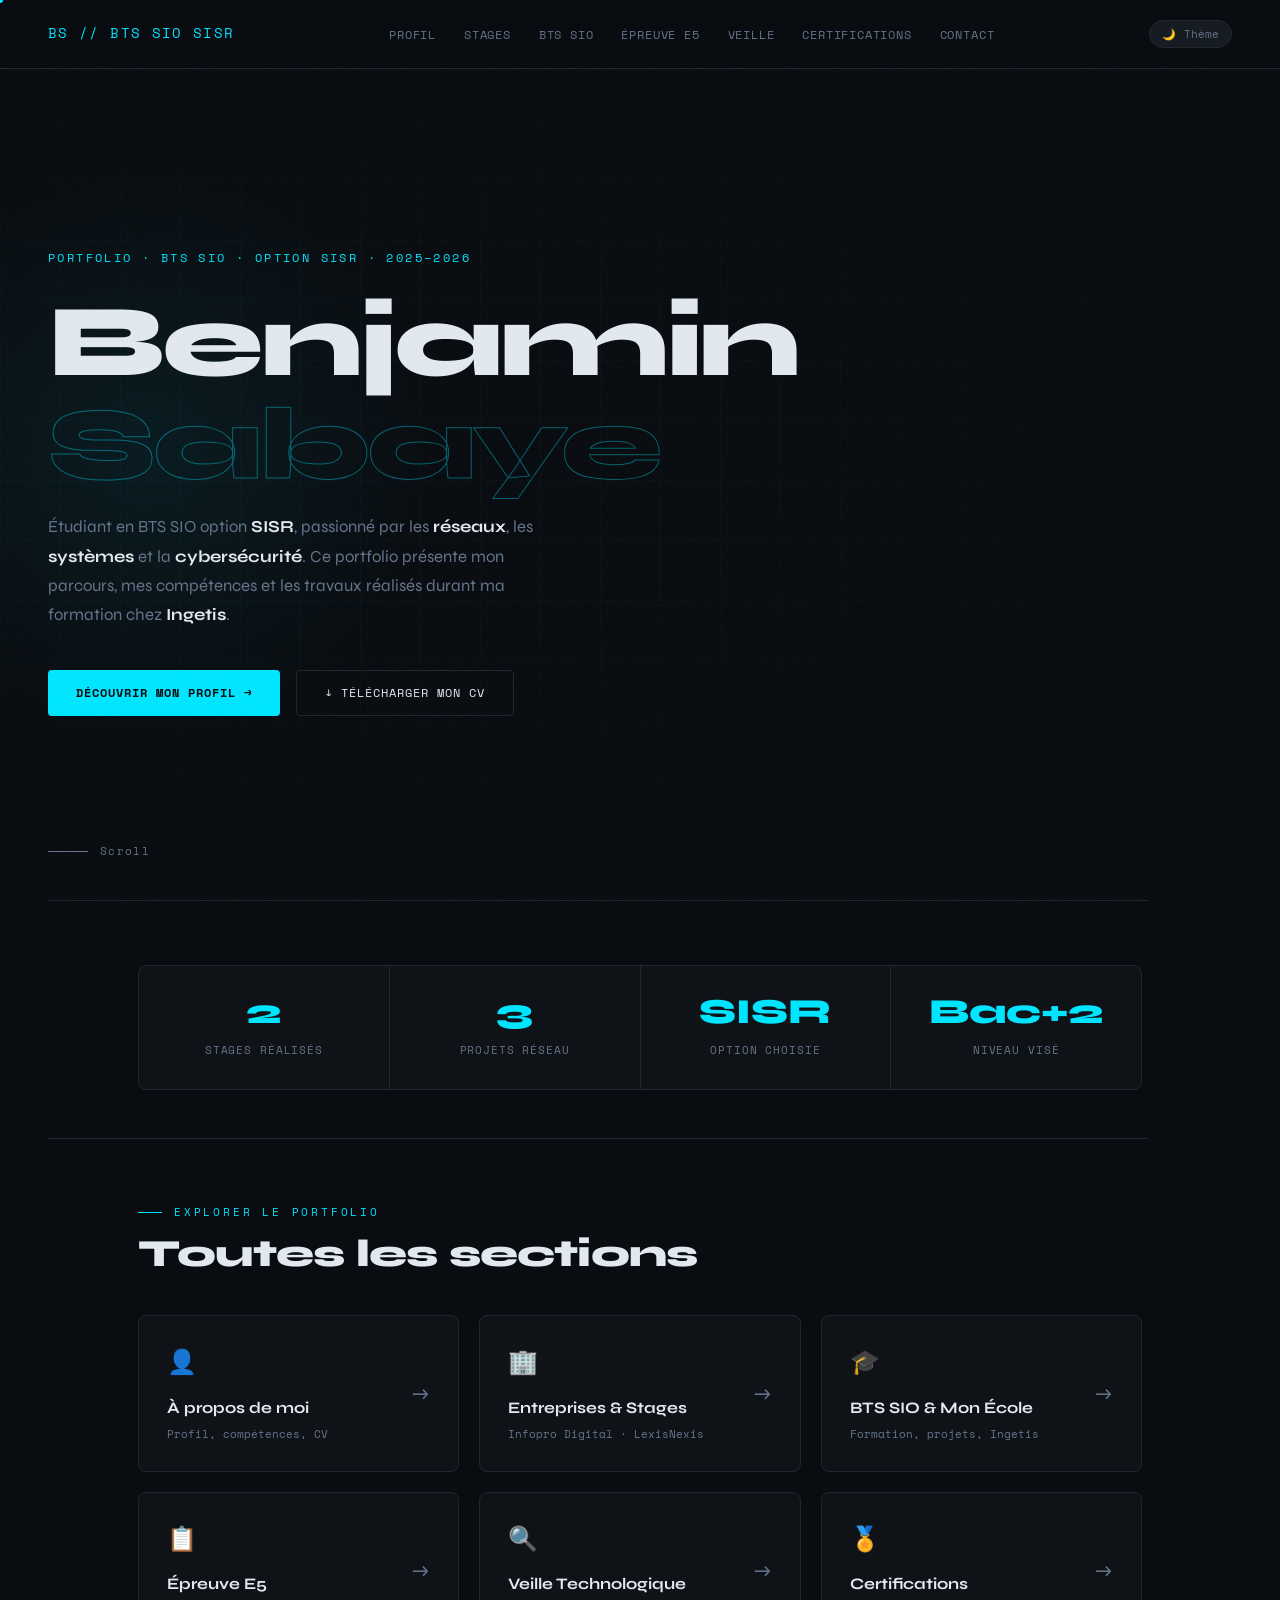
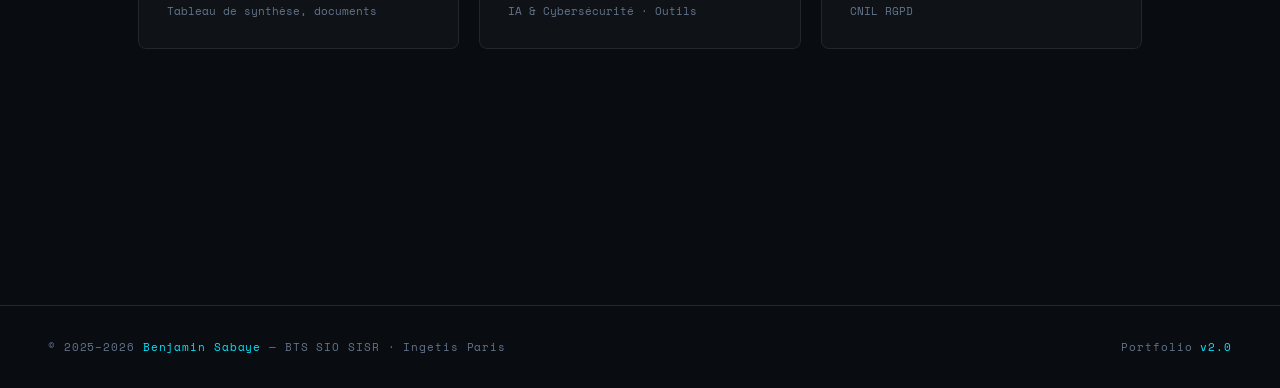
<file: index.html>
<!DOCTYPE html>
<html lang="fr">
<head>
<meta charset="UTF-8">
<meta name="viewport" content="width=device-width, initial-scale=1.0">
<title>Benjamin Sabaye — Portfolio BTS SIO SISR</title>
<link rel="preconnect" href="https://fonts.googleapis.com">
<link href="https://fonts.googleapis.com/css2?family=Space+Mono:wght@400;700&family=Syne:wght@400;600;700;800&display=swap" rel="stylesheet">
<link rel="stylesheet" href="style.css">
<style>
/* HERO specific */
.hero {
  min-height: 100vh;
  display: flex; flex-direction: column; justify-content: center;
  padding: 8rem 3rem 4rem;
  position: relative; overflow: hidden;
}
.hero-grid-bg {
  position: absolute; inset: 0;
  background-image:
    linear-gradient(rgba(0,229,255,0.03) 1px, transparent 1px),
    linear-gradient(90deg, rgba(0,229,255,0.03) 1px, transparent 1px);
  background-size: 60px 60px;
  mask-image: radial-gradient(ellipse at 30% 50%, black 30%, transparent 80%);
}
.hero-glow {
  position: absolute; width: 600px; height: 600px;
  border-radius: 50%;
  background: radial-gradient(circle, rgba(0,229,255,0.07) 0%, transparent 70%);
  top: 50%; left: -12%; transform: translateY(-50%);
  pointer-events: none;
}
.hero-tag { font-family: var(--font-mono); font-size: 0.75rem; color: var(--accent); letter-spacing: 0.2em; text-transform: uppercase; margin-bottom: 1.5rem; }
.hero-name { font-size: clamp(3.5rem, 8vw, 7rem); font-weight: 800; line-height: 1.0; letter-spacing: -0.03em; margin-bottom: 1rem; }
.hero-name span { color: transparent; -webkit-text-stroke: 1px rgba(0,229,255,0.4); }
.hero-desc { max-width: 520px; font-size: 1.05rem; color: var(--muted); line-height: 1.75; margin-bottom: 2.5rem; }
.hero-desc strong { color: var(--text); }
.hero-ctas { display: flex; gap: 1rem; flex-wrap: wrap; }
.hero-scroll { position: absolute; bottom: 2.5rem; left: 3rem; font-family: var(--font-mono); font-size: 0.7rem; color: var(--muted); letter-spacing: 0.12em; display: flex; align-items: center; gap: 0.75rem; }
.hero-scroll::before { content: ''; display: block; width: 40px; height: 1px; background: var(--muted); }

/* NAV CARDS (home sections overview) */
.nav-cards { display: grid; grid-template-columns: repeat(auto-fit, minmax(280px, 1fr)); gap: 1.25rem; }
.nav-card {
  background: var(--surface);
  border: 1px solid var(--border);
  border-radius: 8px;
  padding: 1.75rem;
  text-decoration: none;
  display: flex; align-items: center; justify-content: space-between;
  transition: all 0.25s;
  position: relative; overflow: hidden;
}
.nav-card::before { content: ''; position: absolute; top: 0; left: 0; right: 0; height: 2px; background: linear-gradient(90deg, var(--accent), var(--accent2)); transform: scaleX(0); transform-origin: left; transition: transform 0.3s; }
.nav-card:hover { border-color: rgba(0,229,255,0.25); transform: translateY(-3px); }
.nav-card:hover::before { transform: scaleX(1); }
.nav-card-left {}
.nav-card-icon { font-size: 1.5rem; margin-bottom: 0.75rem; display: block; }
.nav-card-title { font-size: 1rem; font-weight: 700; color: var(--text); margin-bottom: 0.3rem; }
.nav-card-sub { font-family: var(--font-mono); font-size: 0.7rem; color: var(--muted); }
.nav-card-arrow { font-size: 1.3rem; color: var(--muted); transition: color 0.2s, transform 0.2s; }
.nav-card:hover .nav-card-arrow { color: var(--accent); transform: translateX(4px); }

/* Stats strip */
.stats-strip { display: grid; grid-template-columns: repeat(auto-fit, minmax(160px, 1fr)); gap: 1px; background: var(--border); border: 1px solid var(--border); border-radius: 8px; overflow: hidden; }
.stat-item { background: var(--surface); padding: 1.75rem 1.5rem; text-align: center; }
.stat-num { font-size: 2.2rem; font-weight: 800; color: var(--accent); line-height: 1; margin-bottom: 0.4rem; display: block; }
.stat-label { font-family: var(--font-mono); font-size: 0.68rem; color: var(--muted); letter-spacing: 0.08em; text-transform: uppercase; }

@media (max-width: 768px) {
  .hero { padding: 7rem 1.5rem 4rem; }
  .hero-scroll { left: 1.5rem; }
}
</style>
</head>
<body>
<div class="cursor-dot" id="cursor"></div>

<nav>
  <a href="index.html" class="nav-logo">BS // BTS SIO SISR</a>
  <ul class="nav-links">
    <li><a href="about.html">Profil</a></li>
    <li><a href="entreprises.html">Stages</a></li>
    <li><a href="bts.html">BTS SIO</a></li>
    <li><a href="e5.html">Épreuve E5</a></li>
    <li><a href="veille.html">Veille</a></li>
    <li><a href="certifications.html">Certifications</a></li>
    <li><a href="contact.html">Contact</a></li>
  </ul>
</nav>

<!-- HERO -->
<section class="hero">
  <div class="hero-grid-bg"></div>
  <div class="hero-glow"></div>
  <p class="hero-tag anim-1">Portfolio · BTS SIO · Option SISR · 2025–2026</p>
  <h1 class="hero-name anim-2">Benjamin<br><span>Sabaye</span></h1>
  <p class="hero-desc anim-3">Étudiant en BTS SIO option <strong>SISR</strong>, passionné par les <strong>réseaux</strong>, les <strong>systèmes</strong> et la <strong>cybersécurité</strong>. Ce portfolio présente mon parcours, mes compétences et les travaux réalisés durant ma formation chez <strong>Ingetis</strong>.</p>
  <div class="hero-ctas anim-4">
    <a href="about.html" class="btn btn-primary">Découvrir mon profil →</a>
    <a href="https://benjaminsabayeportfoliobts.wordpress.com/wp-content/uploads/2025/12/curriculum-vitae.pdf" class="btn btn-ghost" target="_blank">↓ Télécharger mon CV</a>
  </div>
  <div class="hero-scroll">Scroll</div>
</section>

<hr class="divider">

<!-- STATS -->
<section class="content-section" style="padding-top:4rem; padding-bottom:3rem;">
  <div class="stats-strip reveal">
    <div class="stat-item">
      <span class="stat-num">2</span>
      <span class="stat-label">Stages réalisés</span>
    </div>
    <div class="stat-item">
      <span class="stat-num">3</span>
      <span class="stat-label">Projets réseau</span>
    </div>
    <div class="stat-item">
      <span class="stat-num">SISR</span>
      <span class="stat-label">Option choisie</span>
    </div>
    <div class="stat-item">
      <span class="stat-num">Bac+2</span>
      <span class="stat-label">Niveau visé</span>
    </div>
  </div>
</section>

<hr class="divider">

<!-- NAVIGATION CARDS -->
<section class="content-section" style="padding-top:4rem;">
  <div class="section-label">Explorer le portfolio</div>
  <h2 class="section-title">Toutes les sections</h2>
  <div class="nav-cards">
    <a href="about.html" class="nav-card reveal">
      <div class="nav-card-left">
        <span class="nav-card-icon">👤</span>
        <div class="nav-card-title">À propos de moi</div>
        <div class="nav-card-sub">Profil, compétences, CV</div>
      </div>
      <span class="nav-card-arrow">→</span>
    </a>
    <a href="entreprises.html" class="nav-card reveal">
      <div class="nav-card-left">
        <span class="nav-card-icon">🏢</span>
        <div class="nav-card-title">Entreprises & Stages</div>
        <div class="nav-card-sub">Infopro Digital · LexisNexis</div>
      </div>
      <span class="nav-card-arrow">→</span>
    </a>
    <a href="bts.html" class="nav-card reveal">
      <div class="nav-card-left">
        <span class="nav-card-icon">🎓</span>
        <div class="nav-card-title">BTS SIO & Mon École</div>
        <div class="nav-card-sub">Formation, projets, Ingetis</div>
      </div>
      <span class="nav-card-arrow">→</span>
    </a>
    <a href="e5.html" class="nav-card reveal">
      <div class="nav-card-left">
        <span class="nav-card-icon">📋</span>
        <div class="nav-card-title">Épreuve E5</div>
        <div class="nav-card-sub">Tableau de synthèse, documents</div>
      </div>
      <span class="nav-card-arrow">→</span>
    </a>
    <a href="veille.html" class="nav-card reveal">
      <div class="nav-card-left">
        <span class="nav-card-icon">🔍</span>
        <div class="nav-card-title">Veille Technologique</div>
        <div class="nav-card-sub">IA & Cybersécurité · Outils</div>
      </div>
      <span class="nav-card-arrow">→</span>
    </a>
    <a href="certifications.html" class="nav-card reveal">
      <div class="nav-card-left">
        <span class="nav-card-icon">🏅</span>
        <div class="nav-card-title">Certifications</div>
        <div class="nav-card-sub">CNIL RGPD</div>
      </div>
      <span class="nav-card-arrow">→</span>
    </a>
    <a href="contact.html" class="nav-card reveal">
      <div class="nav-card-left">
        <span class="nav-card-icon">✉</span>
        <div class="nav-card-title">Contact</div>
        <div class="nav-card-sub">LinkedIn · Email · Formulaire</div>
      </div>
      <span class="nav-card-arrow">→</span>
    </a>
  </div>
</section>

<footer>
  <p>© 2025–2026 <span>Benjamin Sabaye</span> — BTS SIO SISR · Ingetis Paris</p>
  <p>Portfolio <span>v2.0</span></p>
</footer>

<script src="main.js"></script>
</body>
</html>
</file>
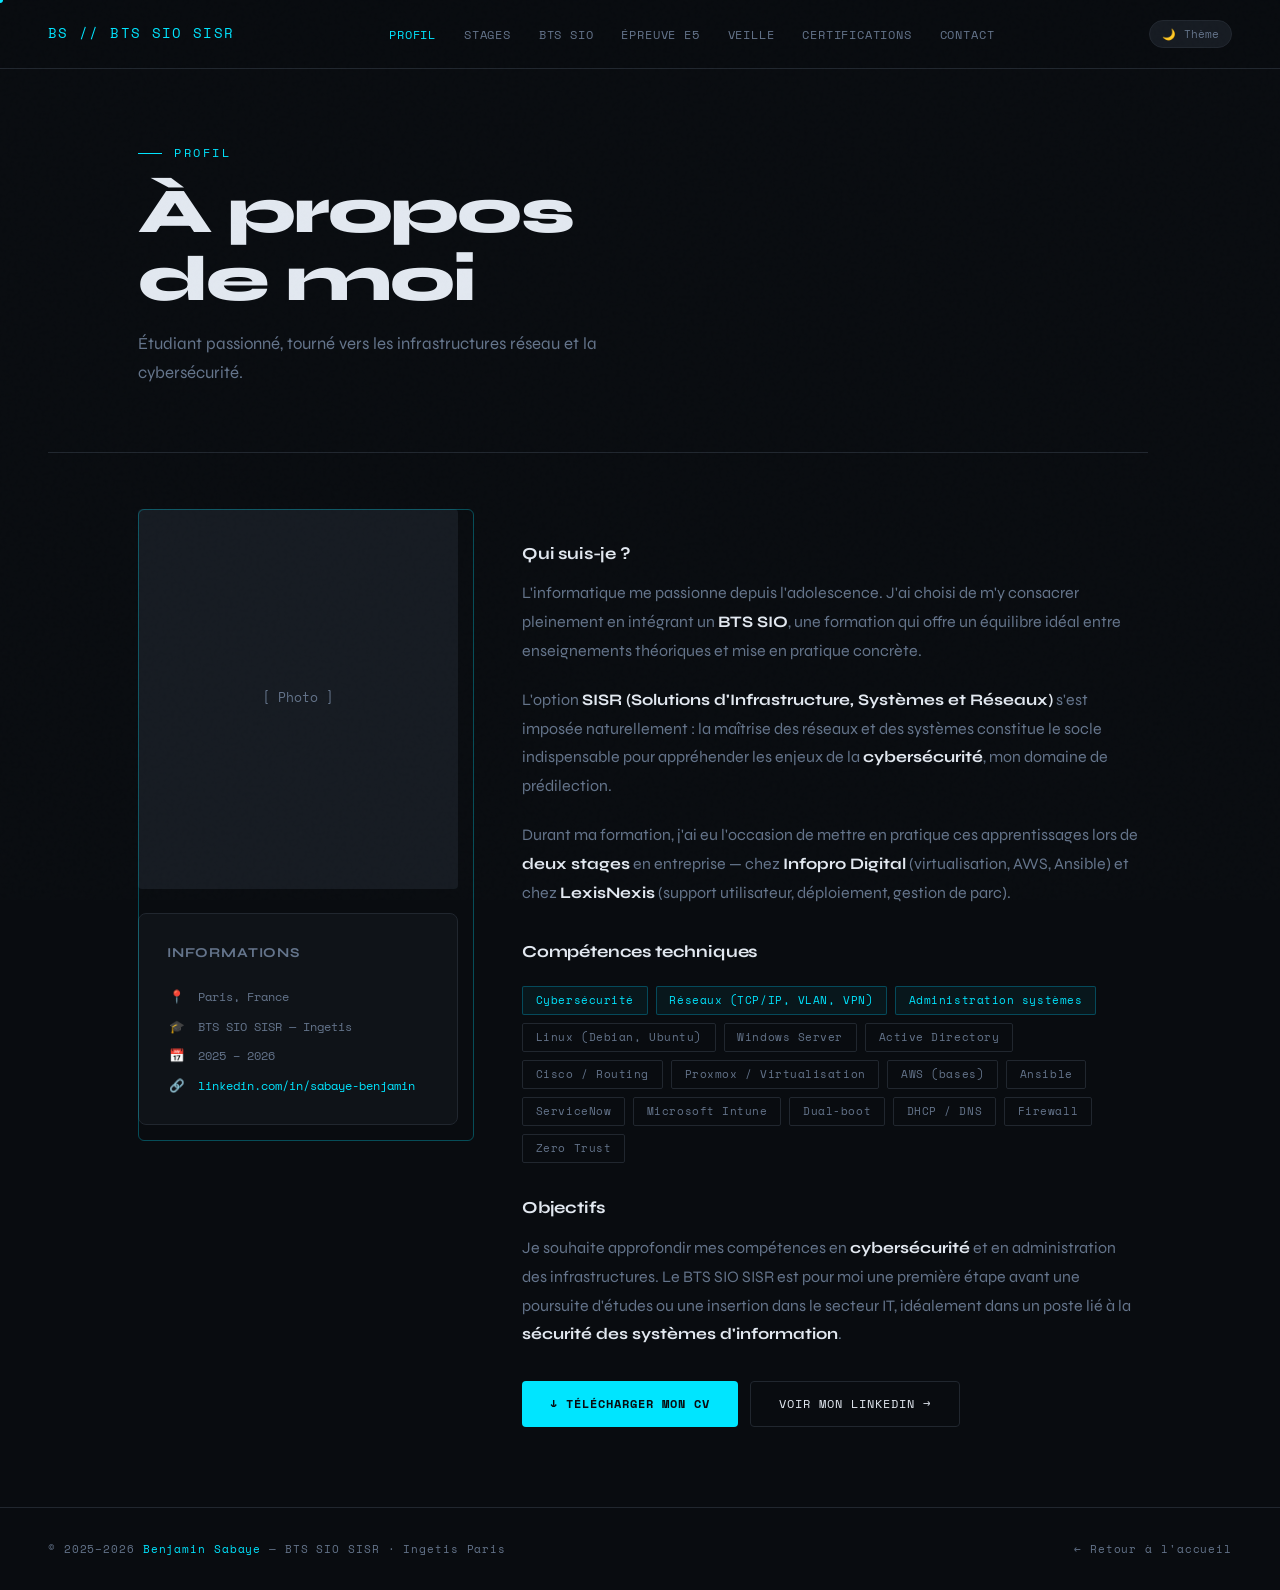
<file: about.html>
<!DOCTYPE html>
<html lang="fr">
<head>
<meta charset="UTF-8">
<meta name="viewport" content="width=device-width, initial-scale=1.0">
<title>À propos — Benjamin Sabaye</title>
<link rel="preconnect" href="https://fonts.googleapis.com">
<link href="https://fonts.googleapis.com/css2?family=Space+Mono:wght@400;700&family=Syne:wght@400;600;700;800&display=swap" rel="stylesheet">
<link rel="stylesheet" href="style.css">
<style>
.about-grid { display: grid; grid-template-columns: 320px 1fr; gap: 4rem; align-items: start; }
.photo-wrap { position: relative; }
.photo-wrap::after {
  content: '';
  position: absolute; inset: -8px;
  border: 1px solid rgba(0,229,255,0.3); border-radius: 6px;
  transform: translate(8px, 8px);
  pointer-events: none;
}
.photo-wrap img { width: 100%; border-radius: 4px; display: block; filter: grayscale(15%); }
.photo-placeholder { width: 100%; height: 380px; background: var(--surface2); border-radius: 4px; display: flex; align-items: center; justify-content: center; color: var(--muted); font-family: var(--font-mono); font-size: 0.8rem; }
.about-body p { color: var(--muted); font-size: 1rem; line-height: 1.8; margin-bottom: 1.25rem; }
.about-body p strong { color: var(--text); }
.about-body h3 { font-size: 1.05rem; font-weight: 700; margin-bottom: 0.75rem; margin-top: 2rem; letter-spacing: -0.01em; }

.info-row { display: flex; flex-direction: column; gap: 0.6rem; margin-top: 1.5rem; }
.info-item { display: flex; align-items: center; gap: 0.75rem; font-family: var(--font-mono); font-size: 0.78rem; color: var(--muted); }
.info-icon { color: var(--accent); font-style: normal; width: 1.2rem; text-align: center; }

.profile-card { background: var(--surface); border: 1px solid var(--border); border-radius: 8px; padding: 1.75rem; margin-top: 1.5rem; }
.profile-card h4 { font-size: 0.85rem; font-weight: 700; margin-bottom: 1rem; text-transform: uppercase; letter-spacing: 0.06em; color: var(--muted); }

.cta-row { display: flex; gap: 0.75rem; flex-wrap: wrap; margin-top: 2rem; }

@media (max-width: 900px) {
  .about-grid { grid-template-columns: 1fr; gap: 2.5rem; }
  .photo-wrap { max-width: 280px; }
}
</style>
</head>
<body>
<div class="cursor-dot" id="cursor"></div>
<nav>
  <a href="index.html" class="nav-logo">BS // BTS SIO SISR</a>
  <ul class="nav-links">
    <li><a href="about.html">Profil</a></li>
    <li><a href="entreprises.html">Stages</a></li>
    <li><a href="bts.html">BTS SIO</a></li>
    <li><a href="e5.html">Épreuve E5</a></li>
    <li><a href="veille.html">Veille</a></li>
    <li><a href="certifications.html">Certifications</a></li>
    <li><a href="contact.html">Contact</a></li>
  </ul>
</nav>

<div class="page-header">
  <div class="page-header-tag anim-1">Profil</div>
  <h1 class="anim-2">À propos<br>de moi</h1>
  <p class="anim-3">Étudiant passionné, tourné vers les infrastructures réseau et la cybersécurité.</p>
</div>

<hr class="divider">

<section class="content-section" style="padding-top:3.5rem;">
  <div class="about-grid">
    <!-- Photo -->
    <div class="photo-wrap reveal">
      <img src="https://benjaminsabayeportfoliobts.wordpress.com/wp-content/uploads/2025/12/whatsapp-image-2025-12-09-at-12.01.29-3.jpeg"
           alt="Benjamin Sabaye"
           onerror="this.outerHTML='<div class=\'photo-placeholder\'>[ Photo ]</div>'">
      <div class="profile-card" style="margin-top:1.5rem;">
        <h4>Informations</h4>
        <div class="info-row">
          <div class="info-item"><span class="info-icon">📍</span> Paris, France</div>
          <div class="info-item"><span class="info-icon">🎓</span> BTS SIO SISR — Ingetis</div>
          <div class="info-item"><span class="info-icon">📅</span> 2025 – 2026</div>
          <div class="info-item"><span class="info-icon">🔗</span>
            <a href="https://www.linkedin.com/in/sabaye-benjamin" target="_blank" style="color:var(--accent);text-decoration:none;">linkedin.com/in/sabaye-benjamin</a>
          </div>
        </div>
      </div>
    </div>

    <!-- Text -->
    <div class="about-body reveal">
      <h3>Qui suis-je ?</h3>
      <p>L'informatique me passionne depuis l'adolescence. J'ai choisi de m'y consacrer pleinement en intégrant un <strong>BTS SIO</strong>, une formation qui offre un équilibre idéal entre enseignements théoriques et mise en pratique concrète.</p>
      <p>L'option <strong>SISR (Solutions d'Infrastructure, Systèmes et Réseaux)</strong> s'est imposée naturellement : la maîtrise des réseaux et des systèmes constitue le socle indispensable pour appréhender les enjeux de la <strong>cybersécurité</strong>, mon domaine de prédilection.</p>
      <p>Durant ma formation, j'ai eu l'occasion de mettre en pratique ces apprentissages lors de <strong>deux stages</strong> en entreprise — chez <strong>Infopro Digital</strong> (virtualisation, AWS, Ansible) et chez <strong>LexisNexis</strong> (support utilisateur, déploiement, gestion de parc).</p>

      <h3>Compétences techniques</h3>
      <div class="chips">
        <span class="chip hl">Cybersécurité</span>
        <span class="chip hl">Réseaux (TCP/IP, VLAN, VPN)</span>
        <span class="chip hl">Administration systèmes</span>
        <span class="chip">Linux (Debian, Ubuntu)</span>
        <span class="chip">Windows Server</span>
        <span class="chip">Active Directory</span>
        <span class="chip">Cisco / Routing</span>
        <span class="chip">Proxmox / Virtualisation</span>
        <span class="chip">AWS (bases)</span>
        <span class="chip">Ansible</span>
        <span class="chip">ServiceNow</span>
        <span class="chip">Microsoft Intune</span>
        <span class="chip">Dual-boot</span>
        <span class="chip">DHCP / DNS</span>
        <span class="chip">Firewall</span>
        <span class="chip">Zero Trust</span>
      </div>

      <h3>Objectifs</h3>
      <p>Je souhaite approfondir mes compétences en <strong>cybersécurité</strong> et en administration des infrastructures. Le BTS SIO SISR est pour moi une première étape avant une poursuite d'études ou une insertion dans le secteur IT, idéalement dans un poste lié à la <strong>sécurité des systèmes d'information</strong>.</p>

      <div class="cta-row">
        <a href="./cv-8ucih7SNls-essai-gratuit (2).pdf" class="btn btn-primary" target="_blank">↓ Télécharger mon CV</a>
        <a href="https://www.linkedin.com/in/sabaye-benjamin" class="btn btn-ghost" target="_blank">Voir mon LinkedIn →</a>
      </div>
    </div>
  </div>
</section>

<footer>
  <p>© 2025–2026 <span>Benjamin Sabaye</span> — BTS SIO SISR · Ingetis Paris</p>
  <p><a href="index.html" style="color:var(--muted);text-decoration:none;font-family:var(--font-mono);font-size:0.7rem;">← Retour à l'accueil</a></p>
</footer>

<script src="main.js"></script>
</body>
</html>
</file>
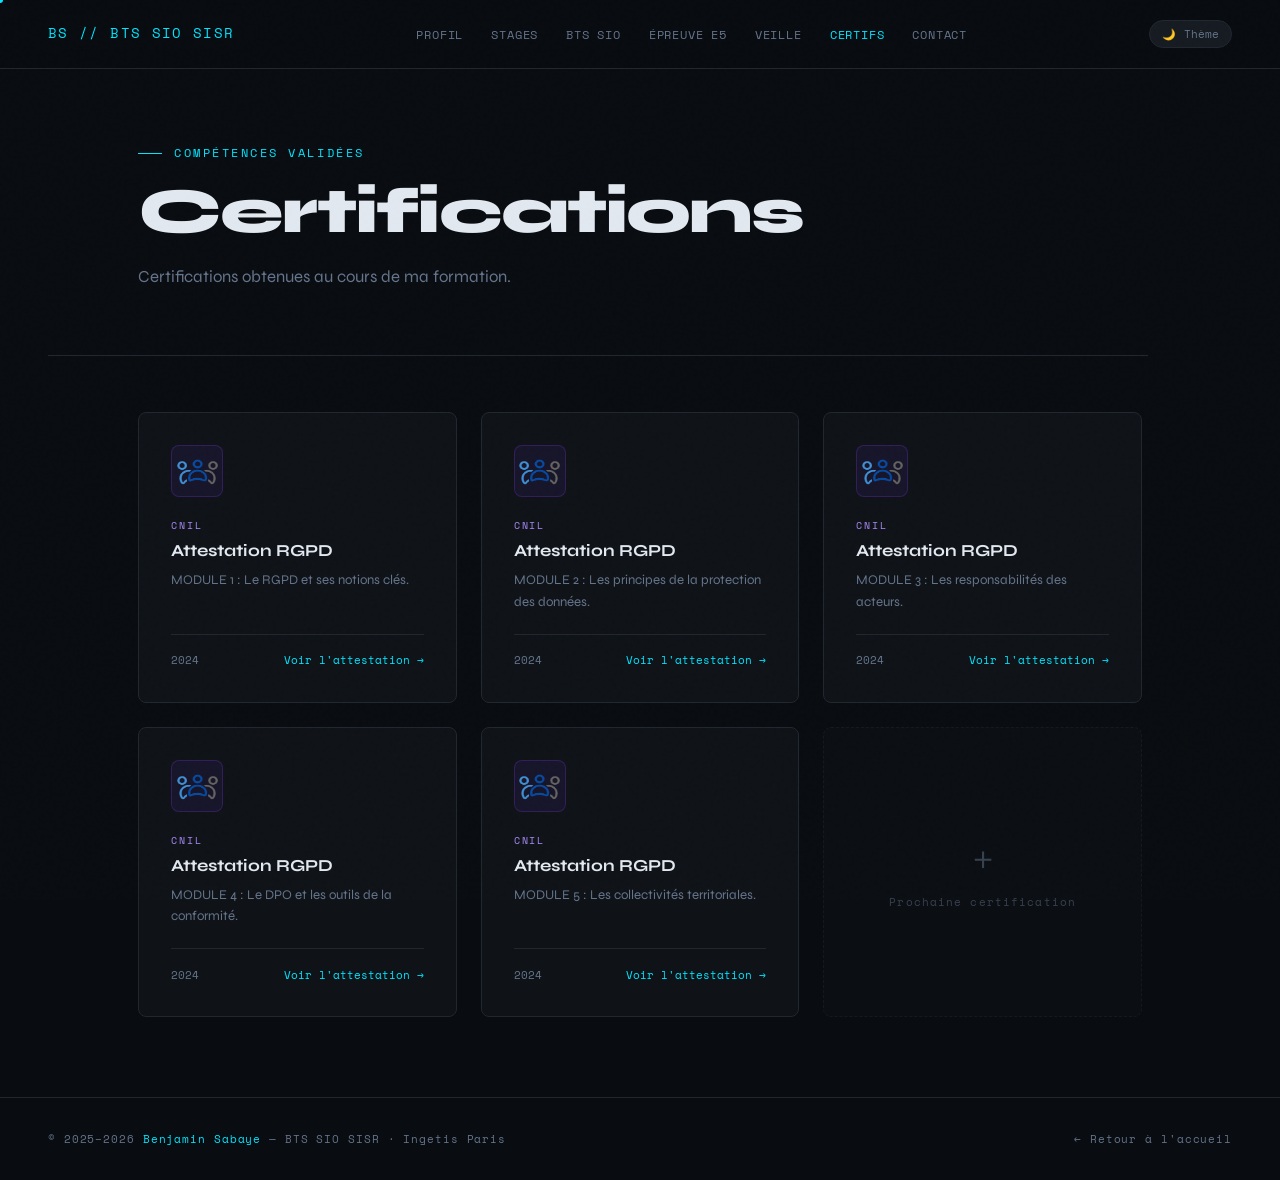
<file: certifications.html>
<!DOCTYPE html>
<html lang="fr">
<head>
<meta charset="UTF-8">
<meta name="viewport" content="width=device-width, initial-scale=1.0">
<title>Certifications — Benjamin Sabaye</title>
<link rel="preconnect" href="https://fonts.googleapis.com">
<link href="https://fonts.googleapis.com/css2?family=Space+Mono:wght@400;700&family=Syne:wght@400;600;700;800&display=swap" rel="stylesheet">
<link rel="stylesheet" href="style.css">
<style>
.certif-grid {
  display: grid;
  grid-template-columns: repeat(auto-fill, minmax(300px, 1fr));
  gap: 1.5rem;
}

.certif-card {
  background: var(--surface);
  border: 1px solid var(--border);
  border-radius: 8px;
  padding: 2rem;
  text-decoration: none;
  display: flex; flex-direction: column;
  cursor: pointer;
  transition: all 0.3s;
  position: relative; overflow: hidden;
}
.certif-card:hover {
  border-color: rgba(0,229,255,0.4);
  transform: translateY(-4px);
  box-shadow: 0 16px 40px rgba(0,0,0,0.4);
}
.certif-card::before {
  content: '';
  position: absolute; top: 0; left: 0; right: 0;
  height: 2px;
  background: linear-gradient(90deg, var(--accent), var(--accent2));
  transform: scaleX(0); transform-origin: left;
  transition: transform 0.3s;
}
.certif-card:hover::before { transform: scaleX(1); }

/* Placeholder card (pour ajouter une certification) */
.certif-card.add-card {
  border-style: dashed;
  opacity: 0.5;
  cursor: default;
  pointer-events: none;
  align-items: center; justify-content: center;
  min-height: 200px; text-align: center;
}
.certif-card.add-card:hover { transform: none; box-shadow: none; }

.certif-logo {
  width: 52px; height: 52px;
  border-radius: 8px;
  display: flex; align-items: center; justify-content: center;
  font-size: 1.6rem;
  margin-bottom: 1.25rem;
  flex-shrink: 0;
}
.logo-cisco { background: rgba(0,229,255,0.08); border: 1px solid rgba(0,229,255,0.2); }
.logo-cnil  { background: rgba(124,58,237,0.08); border: 1px solid rgba(124,58,237,0.25); }
.logo-other { background: rgba(255,255,255,0.04); border: 1px solid var(--border); }

.certif-org {
  font-family: var(--font-mono);
  font-size: 0.65rem;
  letter-spacing: 0.18em;
  text-transform: uppercase;
  margin-bottom: 0.4rem;
}
.org-cisco { color: var(--accent); }
.org-cnil  { color: #a78bfa; }
.org-other { color: var(--muted); }

.certif-name {
  font-size: 1.05rem;
  font-weight: 700;
  color: var(--text);
  margin-bottom: 0.5rem;
  line-height: 1.3;
}
.certif-desc {
  font-size: 0.83rem;
  color: var(--muted);
  line-height: 1.65;
  flex: 1;
  margin-bottom: 1.25rem;
}

.certif-footer {
  display: flex; align-items: center; justify-content: space-between;
  margin-top: auto;
  padding-top: 1.1rem;
  border-top: 1px solid var(--border);
}
.certif-date {
  font-family: var(--font-mono);
  font-size: 0.68rem;
  color: var(--muted);
}
.certif-open {
  font-family: var(--font-mono);
  font-size: 0.68rem;
  color: var(--accent);
  display: flex; align-items: center; gap: 0.4rem;
  transition: gap 0.2s;
}
.certif-card:hover .certif-open { gap: 0.7rem; }

/* INSTRUCTIONS BOX */
.instructions {
  background: var(--surface);
  border: 1px solid var(--border);
  border-radius: 8px;
  padding: 1.75rem 2rem;
  margin-bottom: 3rem;
  display: flex; gap: 1.25rem; align-items: flex-start;
}
.instructions-icon { font-size: 1.4rem; flex-shrink: 0; margin-top: 0.1rem; }
.instructions h4 { font-size: 0.9rem; font-weight: 700; margin-bottom: 0.4rem; }
.instructions p { font-size: 0.83rem; color: var(--muted); line-height: 1.65; }
.instructions code {
  font-family: var(--font-mono);
  font-size: 0.75rem;
  background: var(--surface2);
  border: 1px solid var(--border);
  padding: 0.15rem 0.4rem;
  border-radius: 3px;
  color: var(--accent);
}

.add-icon { font-size: 2rem; color: var(--muted); margin-bottom: 0.5rem; display: block; }
.add-label { font-family: var(--font-mono); font-size: 0.7rem; color: var(--muted); letter-spacing: 0.1em; }
</style>
</head>
<body>
<div class="cursor-dot" id="cursor"></div>
<nav>
  <a href="index.html" class="nav-logo">BS // BTS SIO SISR</a>
  <ul class="nav-links">
    <li><a href="about.html">Profil</a></li>
    <li><a href="entreprises.html">Stages</a></li>
    <li><a href="bts.html">BTS SIO</a></li>
    <li><a href="e5.html">Épreuve E5</a></li>
    <li><a href="veille.html">Veille</a></li>
    <li><a href="certifications.html">Certifs</a></li>
    <li><a href="contact.html">Contact</a></li>
  </ul>
</nav>

<div class="page-header">
  <div class="page-header-tag anim-1">Compétences validées</div>
  <h1 class="anim-2">Certifications</h1>
  <p class="anim-3">Certifications obtenues au cours de ma formation.</p>
</div>

<hr class="divider">

<section class="content-section" style="padding-top:3.5rem;">


  <!-- GRILLE DES CERTIFICATIONS -->
  <div class="certif-grid">


    <!-- ===== CNIL - RGPD ===== -->
    <a href="certifs/certif_1.pdf" class="certif-card reveal" target="_blank">
      <div class="certif-logo logo-cnil"><img src="certifs/rgpd.png" width=45px height=30px alt=""></div>
      <span class="certif-org org-cnil">CNIL</span>
      <div class="certif-name">Attestation RGPD</div>
      <p class="certif-desc">MODULE 1 : Le RGPD et ses notions clés.</p>
      <div class="certif-footer">
        <span class="certif-date">2024</span>
        <span class="certif-open">Voir l'attestation →</span>
      </div>
    </a>

    <a href="certifs/certif_2.pdf" class="certif-card reveal" target="_blank">
      <div class="certif-logo logo-cnil"><img src="certifs/rgpd.png" width=45px height=30px alt=""></div>
      <span class="certif-org org-cnil">CNIL</span>
      <div class="certif-name">Attestation RGPD</div>
      <p class="certif-desc">MODULE 2 : Les principes de la protection des données.</p>
      <div class="certif-footer">
        <span class="certif-date">2024</span>
        <span class="certif-open">Voir l'attestation →</span>
      </div>
    </a>

    <a href="certifs/certif_3.pdf" class="certif-card reveal" target="_blank">
      <div class="certif-logo logo-cnil"><img src="certifs/rgpd.png" width=45px height=30px alt=""></div>
      <span class="certif-org org-cnil">CNIL</span>
      <div class="certif-name">Attestation RGPD</div>
      <p class="certif-desc">MODULE 3 : Les responsabilités des acteurs.</p>
      <div class="certif-footer">
        <span class="certif-date">2024</span>
        <span class="certif-open">Voir l'attestation →</span>
      </div>
    </a>

    <a href="certifs/certif_4.pdf" class="certif-card reveal" target="_blank">
      <div class="certif-logo logo-cnil"><img src="certifs/rgpd.png" width=45px height=30px alt=""></div>
      <span class="certif-org org-cnil">CNIL</span>
      <div class="certif-name">Attestation RGPD</div>
      <p class="certif-desc">MODULE 4 : Le DPO et les outils de la conformité.</p>
      <div class="certif-footer">
        <span class="certif-date">2024</span>
        <span class="certif-open">Voir l'attestation →</span>
      </div>
    </a>

    <a href="certifs/certif_5.pdf" class="certif-card reveal" target="_blank">
      <div class="certif-logo logo-cnil"><img src="certifs/rgpd.png" width=45px height=30px alt=""></div>
      <span class="certif-org org-cnil">CNIL</span>
      <div class="certif-name">Attestation RGPD</div>
      <p class="certif-desc">MODULE 5 : Les collectivités territoriales.</p>
      <div class="certif-footer">
        <span class="certif-date">2024</span>
        <span class="certif-open">Voir l'attestation →</span>
      </div>
    </a>

    <!-- ===== CARTE VIDE (placeholder) ===== -->
    <div class="certif-card add-card reveal">
      <span class="add-icon">＋</span>
      <span class="add-label">Prochaine certification</span>
    </div>

  </div>
</section>

<footer>
  <p>© 2025–2026 <span>Benjamin Sabaye</span> — BTS SIO SISR · Ingetis Paris</p>
  <p><a href="index.html" style="color:var(--muted);text-decoration:none;font-family:var(--font-mono);font-size:0.7rem;">← Retour à l'accueil</a></p>
</footer>
<script src="main.js"></script>
</body>
</html>
</file>
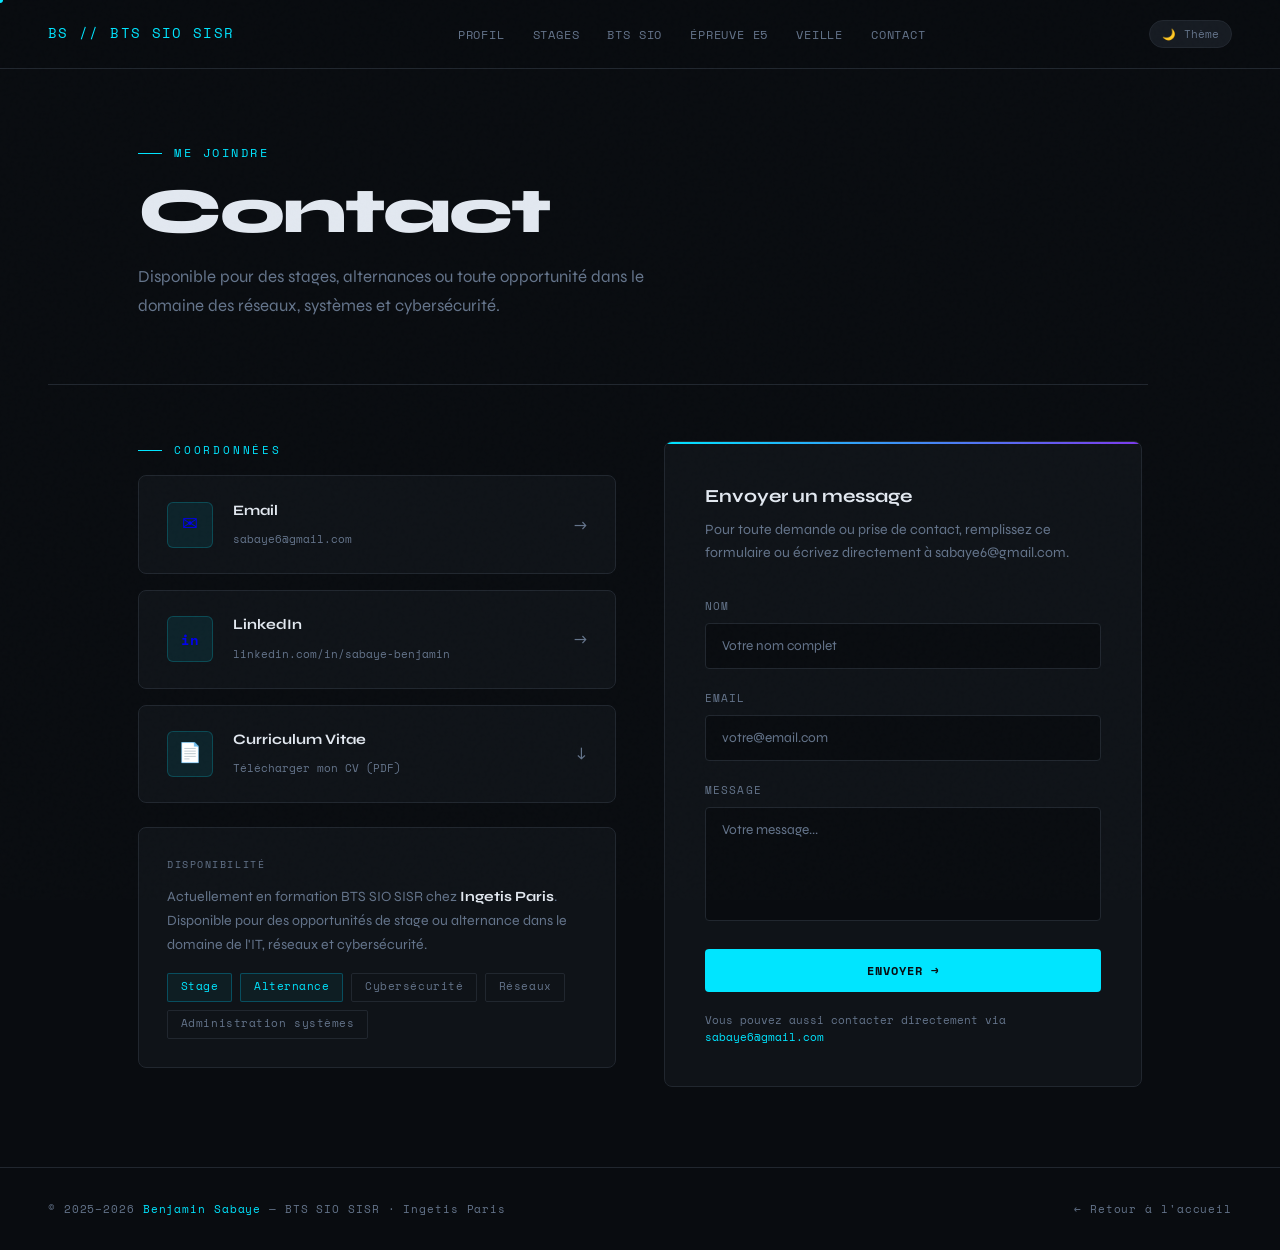
<file: contact( old version).html>
<!DOCTYPE html>
<html lang="fr">
<head>
<meta charset="UTF-8">
<meta name="viewport" content="width=device-width, initial-scale=1.0">
<title>Contact — Benjamin Sabaye</title>
<link rel="preconnect" href="https://fonts.googleapis.com">
<link href="https://fonts.googleapis.com/css2?family=Space+Mono:wght@400;700&family=Syne:wght@400;600;700;800&display=swap" rel="stylesheet">
<link rel="stylesheet" href="style.css">
<style>
.contact-grid { display: grid; grid-template-columns: 1fr 1fr; gap: 3rem; align-items: start; }

.contact-links-list { display: flex; flex-direction: column; gap: 1rem; }
.contact-link-card {
  display: flex; align-items: center; gap: 1.25rem;
  background: var(--surface); border: 1px solid var(--border);
  border-radius: 8px; padding: 1.4rem 1.75rem;
  text-decoration: none; transition: all 0.25s;
}
.contact-link-card:hover { border-color: rgba(0,229,255,0.35); transform: translateX(5px); }
.contact-link-icon { width: 46px; height: 46px; background: rgba(0,229,255,0.08); border: 1px solid rgba(0,229,255,0.2); border-radius: 6px; display: flex; align-items: center; justify-content: center; font-size: 1.2rem; flex-shrink: 0; }
.contact-link-info h4 { font-size: 0.9rem; font-weight: 700; color: var(--text); margin-bottom: 0.2rem; }
.contact-link-info span { font-family: var(--font-mono); font-size: 0.7rem; color: var(--muted); }
.contact-link-arrow { margin-left: auto; font-size: 1rem; color: var(--muted); transition: color 0.2s, transform 0.2s; }
.contact-link-card:hover .contact-link-arrow { color: var(--accent); transform: translateX(4px); }

/* FORM */
.contact-form { background: var(--surface); border: 1px solid var(--border); border-radius: 8px; padding: 2.5rem; position: relative; overflow: hidden; }
.contact-form::before { content: ''; position: absolute; top: 0; left: 0; right: 0; height: 2px; background: linear-gradient(90deg, var(--accent), var(--accent2)); }
.contact-form h3 { font-size: 1.15rem; font-weight: 700; margin-bottom: 0.4rem; }
.contact-form > p { color: var(--muted); font-size: 0.88rem; margin-bottom: 2rem; line-height: 1.65; }

.form-group { margin-bottom: 1.25rem; }
.form-group label { display: block; font-family: var(--font-mono); font-size: 0.7rem; color: var(--muted); letter-spacing: 0.1em; text-transform: uppercase; margin-bottom: 0.5rem; }
.form-group input, .form-group textarea {
  width: 100%;
  background: var(--bg); border: 1px solid var(--border);
  border-radius: 4px; padding: 0.85rem 1rem;
  color: var(--text); font-family: var(--font-display);
  font-size: 0.9rem; outline: none;
  transition: border-color 0.2s;
  resize: none;
}
.form-group input:focus, .form-group textarea:focus { border-color: var(--accent); }
.form-group input::placeholder, .form-group textarea::placeholder { color: var(--muted); font-size: 0.85rem; }
.form-note { font-family: var(--font-mono); font-size: 0.68rem; color: var(--muted); margin-top: 1.25rem; }
.form-note a { color: var(--accent); text-decoration: none; }

/* SUCCESS state */
.form-success { display: none; text-align: center; padding: 2rem; }
.form-success .check { font-size: 2.5rem; margin-bottom: 1rem; display: block; }
.form-success h4 { font-size: 1.1rem; font-weight: 700; margin-bottom: 0.5rem; }
.form-success p { color: var(--muted); font-size: 0.88rem; }
</style>
</head>
<body>
<div class="cursor-dot" id="cursor"></div>
<nav>
  <a href="index.html" class="nav-logo">BS // BTS SIO SISR</a>
  <ul class="nav-links">
    <li><a href="about.html">Profil</a></li>
    <li><a href="entreprises.html">Stages</a></li>
    <li><a href="bts.html">BTS SIO</a></li>
    <li><a href="e5.html">Épreuve E5</a></li>
    <li><a href="veille.html">Veille</a></li>
    <li><a href="contact.html">Contact</a></li>
  </ul>
</nav>

<div class="page-header">
  <div class="page-header-tag anim-1">Me joindre</div>
  <h1 class="anim-2">Contact</h1>
  <p class="anim-3">Disponible pour des stages, alternances ou toute opportunité dans le domaine des réseaux, systèmes et cybersécurité.</p>
</div>

<hr class="divider">

<section class="content-section" style="padding-top:3.5rem;">
  <div class="contact-grid">

    <!-- LEFT: links -->
    <div>
      <div class="section-label" style="margin-bottom:1rem;">Coordonnées</div>
      <div class="contact-links-list">
        <a href="mailto:sabaye6@gmail.com" class="contact-link-card reveal">
          <div class="contact-link-icon">✉</div>
          <div class="contact-link-info">
            <h4>Email</h4>
            <span>sabaye6@gmail.com</span>
          </div>
          <span class="contact-link-arrow">→</span>
        </a>
        <a href="https://www.linkedin.com/in/sabaye-benjamin" class="contact-link-card reveal" target="_blank">
          <div class="contact-link-icon" style="font-weight:700;font-family:var(--font-mono);font-size:0.9rem;">in</div>
          <div class="contact-link-info">
            <h4>LinkedIn</h4>
            <span>linkedin.com/in/sabaye-benjamin</span>
          </div>
          <span class="contact-link-arrow">→</span>
        </a>
        <a href="https://benjaminsabayeportfoliobts.wordpress.com/wp-content/uploads/2025/12/curriculum-vitae.pdf"
           class="contact-link-card reveal" target="_blank">
          <div class="contact-link-icon">📄</div>
          <div class="contact-link-info">
            <h4>Curriculum Vitae</h4>
            <span>Télécharger mon CV (PDF)</span>
          </div>
          <span class="contact-link-arrow">↓</span>
        </a>
      </div>

      <div style="background:var(--surface);border:1px solid var(--border);border-radius:8px;padding:1.75rem;margin-top:1.5rem;" class="reveal">
        <div style="font-family:var(--font-mono);font-size:0.65rem;color:var(--muted);letter-spacing:0.15em;text-transform:uppercase;margin-bottom:0.75rem;">Disponibilité</div>
        <p style="color:var(--muted);font-size:0.88rem;line-height:1.7;">Actuellement en formation BTS SIO SISR chez <strong style="color:var(--text);">Ingetis Paris</strong>. Disponible pour des opportunités de stage ou alternance dans le domaine de l'IT, réseaux et cybersécurité.</p>
        <div class="chips" style="margin-top:1rem;">
          <span class="chip hl">Stage</span>
          <span class="chip hl">Alternance</span>
          <span class="chip">Cybersécurité</span>
          <span class="chip">Réseaux</span>
          <span class="chip">Administration systèmes</span>
        </div>
      </div>
    </div>

    <!-- RIGHT: form -->
    <div class="contact-form reveal" id="contactForm">
      <h3>Envoyer un message</h3>
      <p>Pour toute demande ou prise de contact, remplissez ce formulaire ou écrivez directement à sabaye6@gmail.com.</p>

      <div id="formContent">
        <div class="form-group">
          <label>Nom</label>
          <input type="text" id="fname" placeholder="Votre nom complet">
        </div>
        <div class="form-group">
          <label>Email</label>
          <input type="email" id="femail" placeholder="votre@email.com">
        </div>
        <div class="form-group">
          <label>Message</label>
          <textarea id="fmessage" rows="5" placeholder="Votre message..."></textarea>
        </div>
        <button class="btn btn-primary" onclick="handleSubmit()" style="width:100%;justify-content:center;">Envoyer →</button>
        <p class="form-note">Vous pouvez aussi contacter directement via <a href="mailto:sabaye6@gmail.com">sabaye6@gmail.com</a></p>
      </div>

      <div class="form-success" id="formSuccess">
        <span class="check">✅</span>
        <h4>Message envoyé !</h4>
        <p>Je vous répondrai dans les plus brefs délais. Merci pour votre intérêt.</p>
      </div>
    </div>
  </div>
</section>

<footer>
  <p>© 2025–2026 <span>Benjamin Sabaye</span> — BTS SIO SISR · Ingetis Paris</p>
  <p><a href="index.html" style="color:var(--muted);text-decoration:none;font-family:var(--font-mono);font-size:0.7rem;">← Retour à l'accueil</a></p>
</footer>

<script src="main.js"></script>
<script>
function handleSubmit() {
  const name = document.getElementById('fname').value.trim();
  const email = document.getElementById('femail').value.trim();
  const msg = document.getElementById('fmessage').value.trim();
  if (!name || !email || !msg) {
    alert('Merci de remplir tous les champs.');
    return;
  }
  // Redirect to mailto as fallback (no backend)
  const subject = encodeURIComponent('Contact Portfolio — ' + name);
  const body = encodeURIComponent(`Nom : ${name}\nEmail : ${email}\n\n${msg}`);
  window.location.href = `mailto:sabaye6@gmail.com?subject=${subject}&body=${body}`;
  document.getElementById('formContent').style.display = 'none';
  document.getElementById('formSuccess').style.display = 'block';
}
</script>
</body>
</html>
</file>
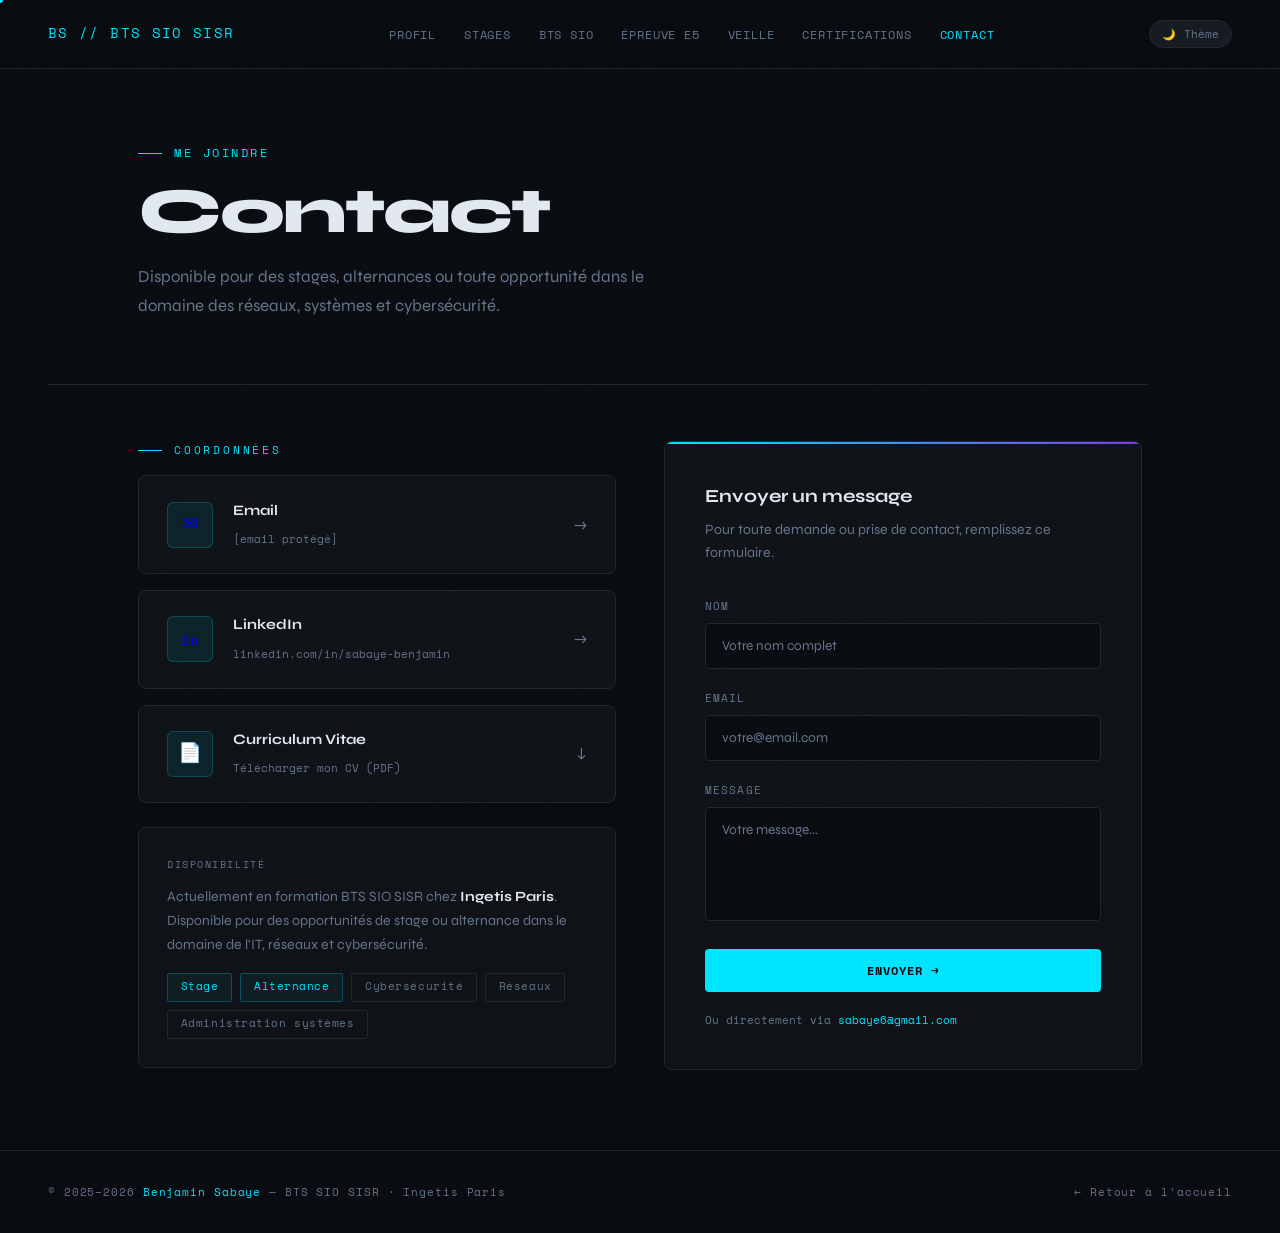
<file: contact.html>
<!DOCTYPE html>
<html lang="fr">
<head>
<meta charset="UTF-8">
<meta name="viewport" content="width=device-width, initial-scale=1.0">
<title>Contact — Benjamin Sabaye</title>
<link rel="preconnect" href="https://fonts.googleapis.com">
<link href="https://fonts.googleapis.com/css2?family=Space+Mono:wght@400;700&family=Syne:wght@400;600;700;800&display=swap" rel="stylesheet">
<link rel="stylesheet" href="style.css">
<style>
.contact-grid { display: grid; grid-template-columns: 1fr 1fr; gap: 3rem; align-items: start; }

.contact-links-list { display: flex; flex-direction: column; gap: 1rem; }
.contact-link-card {
  display: flex; align-items: center; gap: 1.25rem;
  background: var(--surface); border: 1px solid var(--border);
  border-radius: 8px; padding: 1.4rem 1.75rem;
  text-decoration: none; transition: all 0.25s;
}
.contact-link-card:hover { border-color: rgba(0,229,255,0.35); transform: translateX(5px); }
.contact-link-icon { width: 46px; height: 46px; background: rgba(0,229,255,0.08); border: 1px solid rgba(0,229,255,0.2); border-radius: 6px; display: flex; align-items: center; justify-content: center; font-size: 1.2rem; flex-shrink: 0; }
.contact-link-info h4 { font-size: 0.9rem; font-weight: 700; color: var(--text); margin-bottom: 0.2rem; }
.contact-link-info span { font-family: var(--font-mono); font-size: 0.7rem; color: var(--muted); }
.contact-link-arrow { margin-left: auto; font-size: 1rem; color: var(--muted); transition: color 0.2s, transform 0.2s; }
.contact-link-card:hover .contact-link-arrow { color: var(--accent); transform: translateX(4px); }

/* FORM */
.contact-form { background: var(--surface); border: 1px solid var(--border); border-radius: 8px; padding: 2.5rem; position: relative; overflow: hidden; }
.contact-form::before { content: ''; position: absolute; top: 0; left: 0; right: 0; height: 2px; background: linear-gradient(90deg, var(--accent), var(--accent2)); }
.contact-form h3 { font-size: 1.15rem; font-weight: 700; margin-bottom: 0.4rem; }
.contact-form > p { color: var(--muted); font-size: 0.88rem; margin-bottom: 2rem; line-height: 1.65; }

.form-group { margin-bottom: 1.25rem; }
.form-group label { display: block; font-family: var(--font-mono); font-size: 0.7rem; color: var(--muted); letter-spacing: 0.1em; text-transform: uppercase; margin-bottom: 0.5rem; }
.form-group input, .form-group textarea {
  width: 100%;
  background: var(--bg); border: 1px solid var(--border);
  border-radius: 4px; padding: 0.85rem 1rem;
  color: var(--text); font-family: var(--font-display);
  font-size: 0.9rem; outline: none;
  transition: border-color 0.2s;
  resize: none;
}
.form-group input:focus, .form-group textarea:focus { border-color: var(--accent); }
.form-group input::placeholder, .form-group textarea::placeholder { color: var(--muted); font-size: 0.85rem; }
.form-note { font-family: var(--font-mono); font-size: 0.68rem; color: var(--muted); margin-top: 1.25rem; }
.form-note a { color: var(--accent); text-decoration: none; }

/* SUCCESS state */
.form-success { display: none; text-align: center; padding: 2rem; }
.form-success .check { font-size: 2.5rem; margin-bottom: 1rem; display: block; }
.form-success h4 { font-size: 1.1rem; font-weight: 700; margin-bottom: 0.5rem; }
.form-success p { color: var(--muted); font-size: 0.88rem; }
</style>
</head>
<body>
<div class="cursor-dot" id="cursor"></div>
<nav>
  <a href="index.html" class="nav-logo">BS // BTS SIO SISR</a>
  <ul class="nav-links">
    <li><a href="about.html">Profil</a></li>
    <li><a href="entreprises.html">Stages</a></li>
    <li><a href="bts.html">BTS SIO</a></li>
    <li><a href="e5.html">Épreuve E5</a></li>
    <li><a href="veille.html">Veille</a></li>
    <li><a href="certifications.html">Certifications</a></li>
    <li><a href="contact.html">Contact</a></li>
  </ul>
</nav>

<div class="page-header">
  <div class="page-header-tag anim-1">Me joindre</div>
  <h1 class="anim-2">Contact</h1>
  <p class="anim-3">Disponible pour des stages, alternances ou toute opportunité dans le domaine des réseaux, systèmes et cybersécurité.</p>
</div>

<hr class="divider">

<section class="content-section" style="padding-top:3.5rem;">
  <div class="contact-grid">

    <!-- LEFT: links -->
    <div>
      <div class="section-label" style="margin-bottom:1rem;">Coordonnées</div>
      <div class="contact-links-list">
        <a href="/cdn-cgi/l/email-protection#f7849695968e92c1b7909a969e9bd994989a" class="contact-link-card reveal">
          <div class="contact-link-icon">✉</div>
          <div class="contact-link-info">
            <h4>Email</h4>
            <span><span class="__cf_email__" data-cfemail="1c6f7d7e7d65792a5c7b717d7570327f7371">[email&#160;protégé]</span></span>
          </div>
          <span class="contact-link-arrow">→</span>
        </a>
        <a href="https://www.linkedin.com/in/sabaye-benjamin" class="contact-link-card reveal" target="_blank">
          <div class="contact-link-icon" style="font-weight:700;font-family:var(--font-mono);font-size:0.9rem;">in</div>
          <div class="contact-link-info">
            <h4>LinkedIn</h4>
            <span>linkedin.com/in/sabaye-benjamin</span>
          </div>
          <span class="contact-link-arrow">→</span>
        </a>
        <a href="https://benjaminsabayeportfoliobts.wordpress.com/wp-content/uploads/2025/12/curriculum-vitae.pdf"
           class="contact-link-card reveal" target="_blank">
          <div class="contact-link-icon">📄</div>
          <div class="contact-link-info">
            <h4>Curriculum Vitae</h4>
            <span>Télécharger mon CV (PDF)</span>
          </div>
          <span class="contact-link-arrow">↓</span>
        </a>
      </div>

      <div style="background:var(--surface);border:1px solid var(--border);border-radius:8px;padding:1.75rem;margin-top:1.5rem;" class="reveal">
        <div style="font-family:var(--font-mono);font-size:0.65rem;color:var(--muted);letter-spacing:0.15em;text-transform:uppercase;margin-bottom:0.75rem;">Disponibilité</div>
        <p style="color:var(--muted);font-size:0.88rem;line-height:1.7;">Actuellement en formation BTS SIO SISR chez <strong style="color:var(--text);">Ingetis Paris</strong>. Disponible pour des opportunités de stage ou alternance dans le domaine de l'IT, réseaux et cybersécurité.</p>
        <div class="chips" style="margin-top:1rem;">
          <span class="chip hl">Stage</span>
          <span class="chip hl">Alternance</span>
          <span class="chip">Cybersécurité</span>
          <span class="chip">Réseaux</span>
          <span class="chip">Administration systèmes</span>
        </div>
      </div>
    </div>

    <!-- RIGHT: form -->
    <div class="contact-form reveal" id="contactForm">
      <h3>Envoyer un message</h3>
      <p>Pour toute demande ou prise de contact, remplissez ce formulaire.</p>

      <form name="contact" method="POST" data-netlify="true" netlify-honeypot="bot-field" action="/success.html">
        <input type="hidden" name="form-name" value="contact">
        <p style="display:none;"><input name="bot-field"></p>

        <div class="form-group">
          <label>Nom</label>
          <input type="text" name="name" placeholder="Votre nom complet" required>
        </div>
        <div class="form-group">
          <label>Email</label>
          <input type="email" name="email" placeholder="votre@email.com" required>
        </div>
        <div class="form-group">
          <label>Message</label>
          <textarea name="message" rows="5" placeholder="Votre message..." required></textarea>
        </div>
        <button type="submit" class="btn btn-primary" style="width:100%;justify-content:center;">Envoyer →</button>
        <p class="form-note">Ou directement via <a href="mailto:sabaye6@gmail.com">sabaye6@gmail.com</a></p>
      </form>
    </div>
  </div>
</section>

<footer>
  <p>© 2025–2026 <span>Benjamin Sabaye</span> — BTS SIO SISR · Ingetis Paris</p>
  <p><a href="index.html" style="color:var(--muted);text-decoration:none;font-family:var(--font-mono);font-size:0.7rem;">← Retour à l'accueil</a></p>
</footer>

<script src="main.js"></script>
</file>
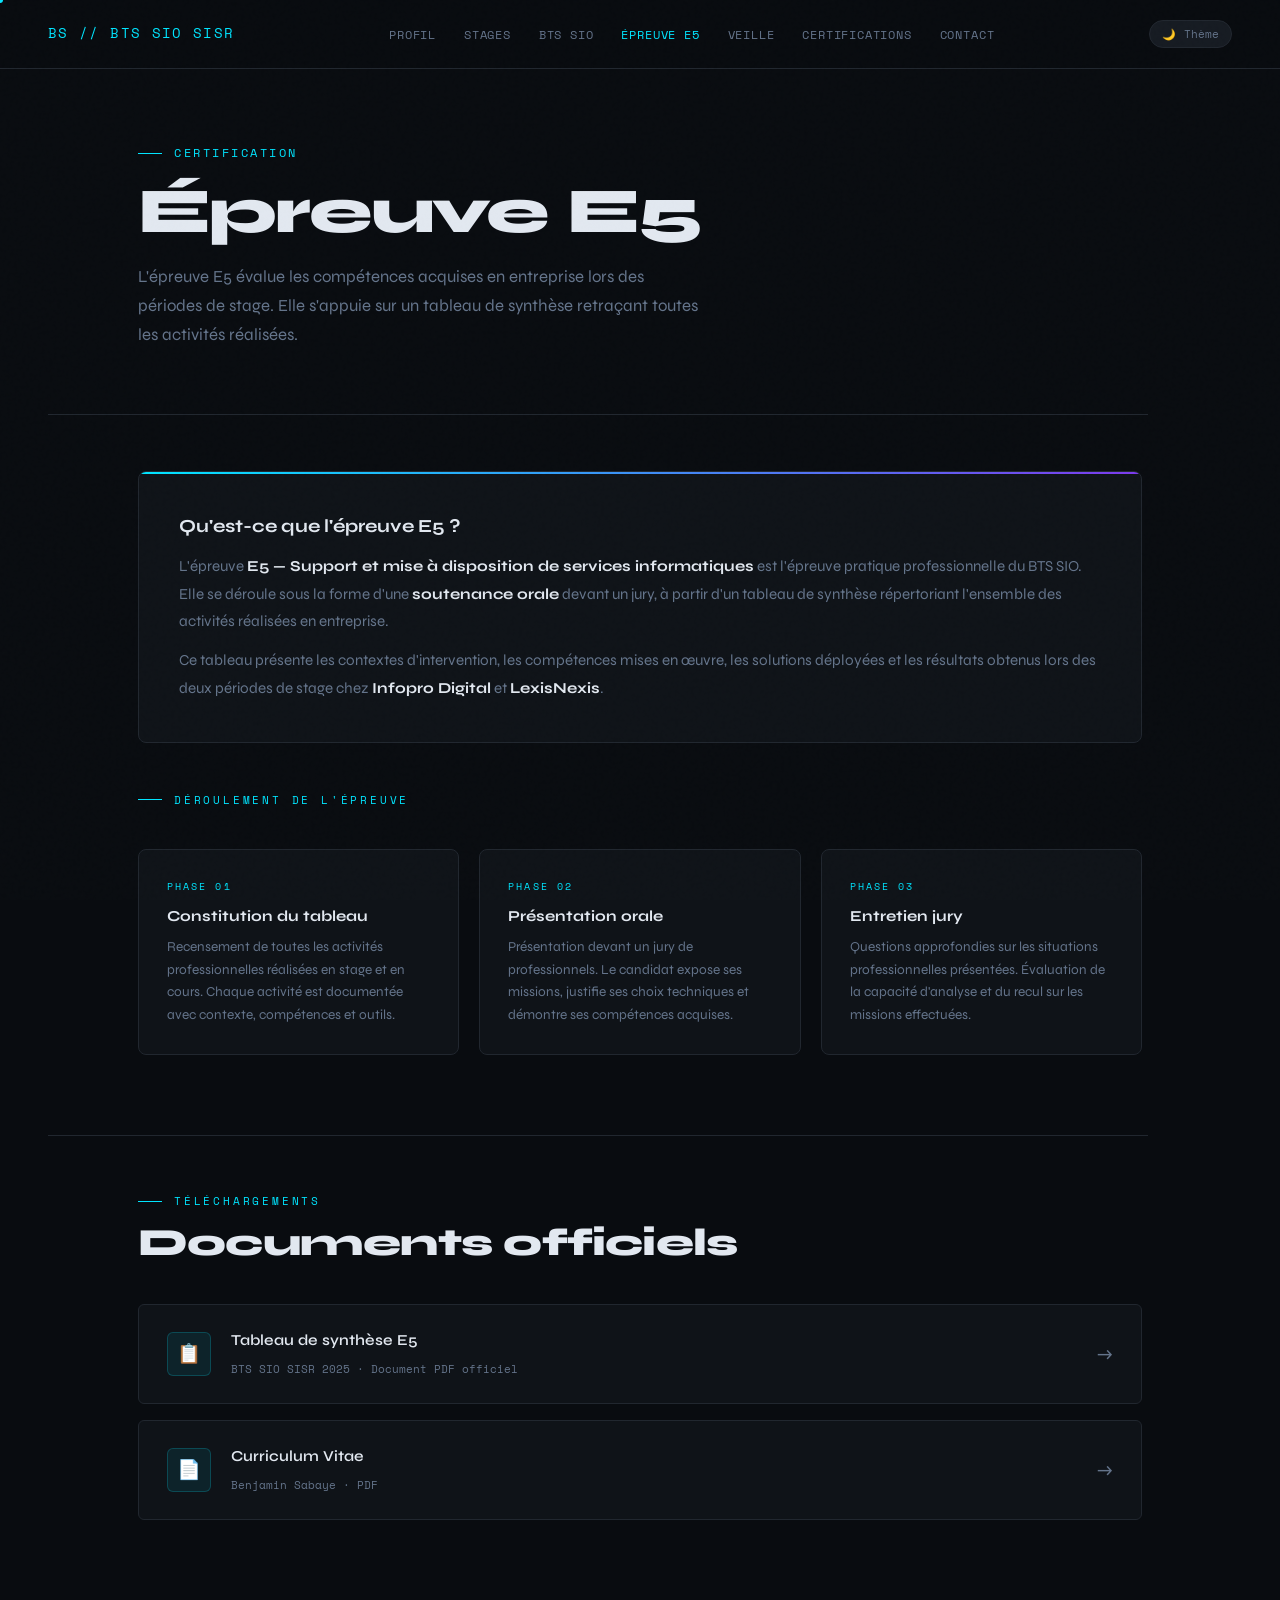
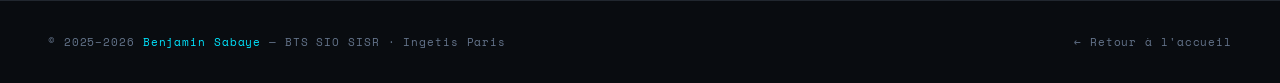
<file: e5.html>
<!DOCTYPE html>
<html lang="fr">
<head>
<meta charset="UTF-8">
<meta name="viewport" content="width=device-width, initial-scale=1.0">
<title>Épreuve E5 — Benjamin Sabaye</title>
<link rel="preconnect" href="https://fonts.googleapis.com">
<link href="https://fonts.googleapis.com/css2?family=Space+Mono:wght@400;700&family=Syne:wght@400;600;700;800&display=swap" rel="stylesheet">
<link rel="stylesheet" href="style.css">
<style>
.e5-intro { background: var(--surface); border: 1px solid var(--border); border-radius: 8px; padding: 2.5rem; margin-bottom: 3rem; position: relative; overflow: hidden; }
.e5-intro::before { content: ''; position: absolute; top: 0; left: 0; right: 0; height: 2px; background: linear-gradient(90deg, var(--accent), var(--accent2)); }
.e5-intro h3 { font-size: 1.15rem; font-weight: 700; margin-bottom: 0.75rem; }
.e5-intro p { color: var(--muted); font-size: 0.95rem; line-height: 1.8; }
.e5-intro p strong { color: var(--text); }

.doc-list { display: flex; flex-direction: column; gap: 1rem; }
.doc-item {
  display: flex; align-items: center; justify-content: space-between;
  background: var(--surface); border: 1px solid var(--border);
  border-radius: 6px; padding: 1.4rem 1.75rem;
  text-decoration: none; transition: all 0.25s;
}
.doc-item:hover { border-color: rgba(0,229,255,0.35); transform: translateX(5px); }
.doc-item-left { display: flex; align-items: center; gap: 1.25rem; }
.doc-icon { width: 44px; height: 44px; background: rgba(0,229,255,0.08); border: 1px solid rgba(0,229,255,0.2); border-radius: 6px; display: flex; align-items: center; justify-content: center; font-size: 1.2rem; flex-shrink: 0; }
.doc-icon.purple { background: rgba(124,58,237,0.08); border-color: rgba(124,58,237,0.2); }
.doc-info h4 { font-size: 0.95rem; font-weight: 600; color: var(--text); margin-bottom: 0.2rem; }
.doc-info span { font-family: var(--font-mono); font-size: 0.68rem; color: var(--muted); }
.doc-arrow { font-size: 1.2rem; color: var(--muted); transition: color 0.2s, transform 0.2s; }
.doc-item:hover .doc-arrow { color: var(--accent); transform: translateX(4px); }
.doc-item.disabled { opacity: 0.4; pointer-events: none; }

.e5-phases { display: grid; grid-template-columns: repeat(auto-fit, minmax(240px, 1fr)); gap: 1.25rem; margin-top: 2.5rem; }
.phase-card { background: var(--surface); border: 1px solid var(--border); border-radius: 8px; padding: 1.75rem; transition: border-color 0.3s; }
.phase-card:hover { border-color: rgba(0,229,255,0.2); }
.phase-num { font-family: var(--font-mono); font-size: 0.65rem; color: var(--accent); letter-spacing: 0.2em; text-transform: uppercase; margin-bottom: 0.6rem; }
.phase-card h4 { font-size: 0.95rem; font-weight: 700; margin-bottom: 0.5rem; }
.phase-card p { color: var(--muted); font-size: 0.85rem; line-height: 1.65; }
</style>
</head>
<body>
<div class="cursor-dot" id="cursor"></div>
<nav>
  <a href="index.html" class="nav-logo">BS // BTS SIO SISR</a>
  <ul class="nav-links">
    <li><a href="about.html">Profil</a></li>
    <li><a href="entreprises.html">Stages</a></li>
    <li><a href="bts.html">BTS SIO</a></li>
    <li><a href="e5.html">Épreuve E5</a></li>
    <li><a href="veille.html">Veille</a></li>
    <li><a href="certifications.html">Certifications</a></li>
    <li><a href="contact.html">Contact</a></li>
  </ul>
</nav>

<div class="page-header">
  <div class="page-header-tag anim-1">Certification</div>
  <h1 class="anim-2">Épreuve E5</h1>
  <p class="anim-3">L'épreuve E5 évalue les compétences acquises en entreprise lors des périodes de stage. Elle s'appuie sur un tableau de synthèse retraçant toutes les activités réalisées.</p>
</div>

<hr class="divider">

<!-- PRÉSENTATION -->
<section class="content-section" style="padding-top:3.5rem;">
  <div class="e5-intro reveal">
    <h3>Qu'est-ce que l'épreuve E5 ?</h3>
    <p>L'épreuve <strong>E5 — Support et mise à disposition de services informatiques</strong> est l'épreuve pratique professionnelle du BTS SIO. Elle se déroule sous la forme d'une <strong>soutenance orale</strong> devant un jury, à partir d'un tableau de synthèse répertoriant l'ensemble des activités réalisées en entreprise.</p>
    <p style="margin-top:0.75rem;">Ce tableau présente les contextes d'intervention, les compétences mises en œuvre, les solutions déployées et les résultats obtenus lors des deux périodes de stage chez <strong>Infopro Digital</strong> et <strong>LexisNexis</strong>.</p>
  </div>

  <!-- PHASES -->
  <div class="section-label" style="margin-bottom:1rem;">Déroulement de l'épreuve</div>
  <div class="e5-phases">
    <div class="phase-card reveal">
      <div class="phase-num">Phase 01</div>
      <h4>Constitution du tableau</h4>
      <p>Recensement de toutes les activités professionnelles réalisées en stage et en cours. Chaque activité est documentée avec contexte, compétences et outils.</p>
    </div>
    <div class="phase-card reveal">
      <div class="phase-num">Phase 02</div>
      <h4>Présentation orale</h4>
      <p>Présentation devant un jury de professionnels. Le candidat expose ses missions, justifie ses choix techniques et démontre ses compétences acquises.</p>
    </div>
    <div class="phase-card reveal">
      <div class="phase-num">Phase 03</div>
      <h4>Entretien jury</h4>
      <p>Questions approfondies sur les situations professionnelles présentées. Évaluation de la capacité d'analyse et du recul sur les missions effectuées.</p>
    </div>
  </div>
</section>

<hr class="divider">

<!-- DOCUMENTS -->
<section class="content-section" style="padding-top:3.5rem;">
  <div class="section-label">Téléchargements</div>
  <h2 class="section-title">Documents officiels</h2>
  <div class="doc-list">
    <a href="./E5 - Tableau de synthese.pdf"
       class="doc-item reveal" target="_blank">
      <div class="doc-item-left">
        <div class="doc-icon">📋</div>
        <div class="doc-info">
          <h4>Tableau de synthèse E5</h4>
          <span>BTS SIO SISR 2025 · Document PDF officiel</span>
        </div>
      </div>
      <span class="doc-arrow">→</span>
    </a>

    <a href="https://benjaminsabayeportfoliobts.wordpress.com/wp-content/uploads/2025/12/curriculum-vitae.pdf"
       class="doc-item reveal" target="_blank">
      <div class="doc-item-left">
        <div class="doc-icon">📄</div>
        <div class="doc-info">
          <h4>Curriculum Vitae</h4>
          <span>Benjamin Sabaye · PDF</span>
        </div>
      </div>
      <span class="doc-arrow">→</span>
    </a>
  </div>
</section>

<footer>
  <p>© 2025–2026 <span>Benjamin Sabaye</span> — BTS SIO SISR · Ingetis Paris</p>
  <p><a href="index.html" style="color:var(--muted);text-decoration:none;font-family:var(--font-mono);font-size:0.7rem;">← Retour à l'accueil</a></p>
</footer>
<script src="main.js"></script>
</body>
</html>
</file>
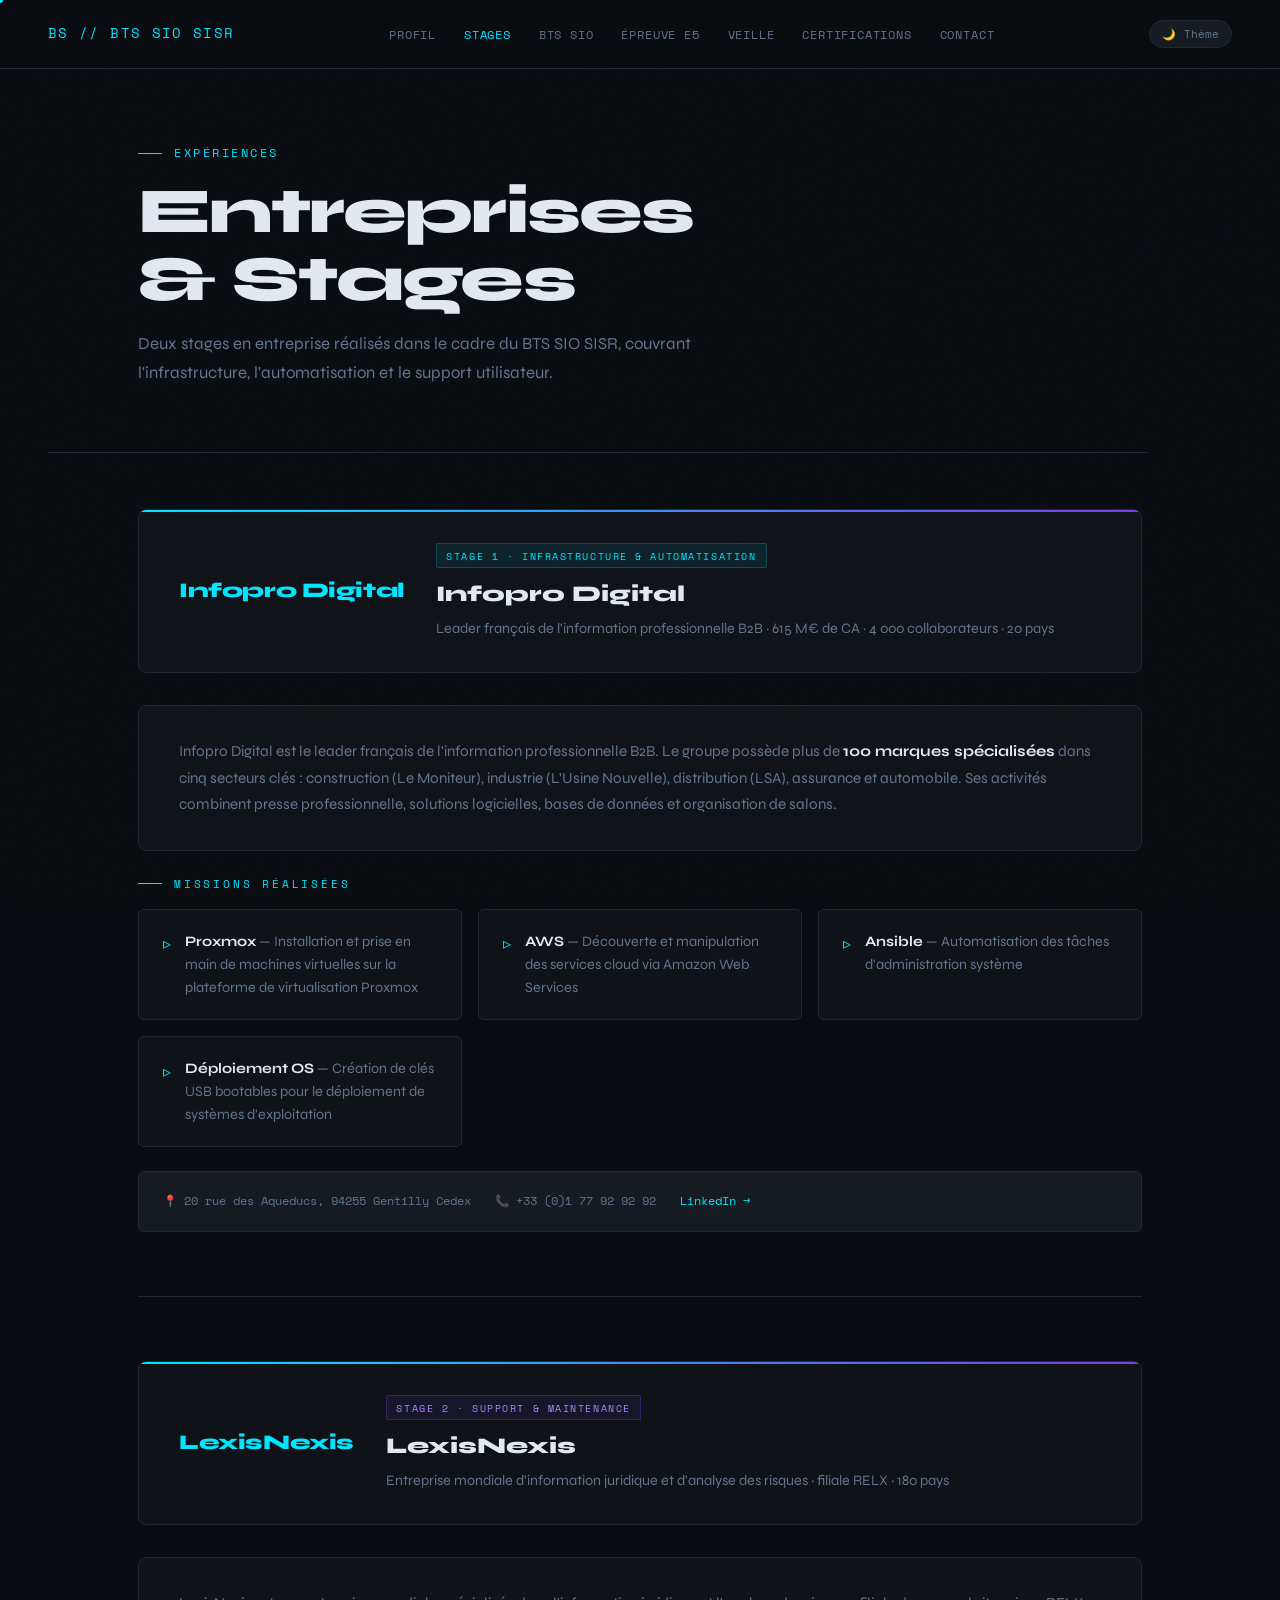
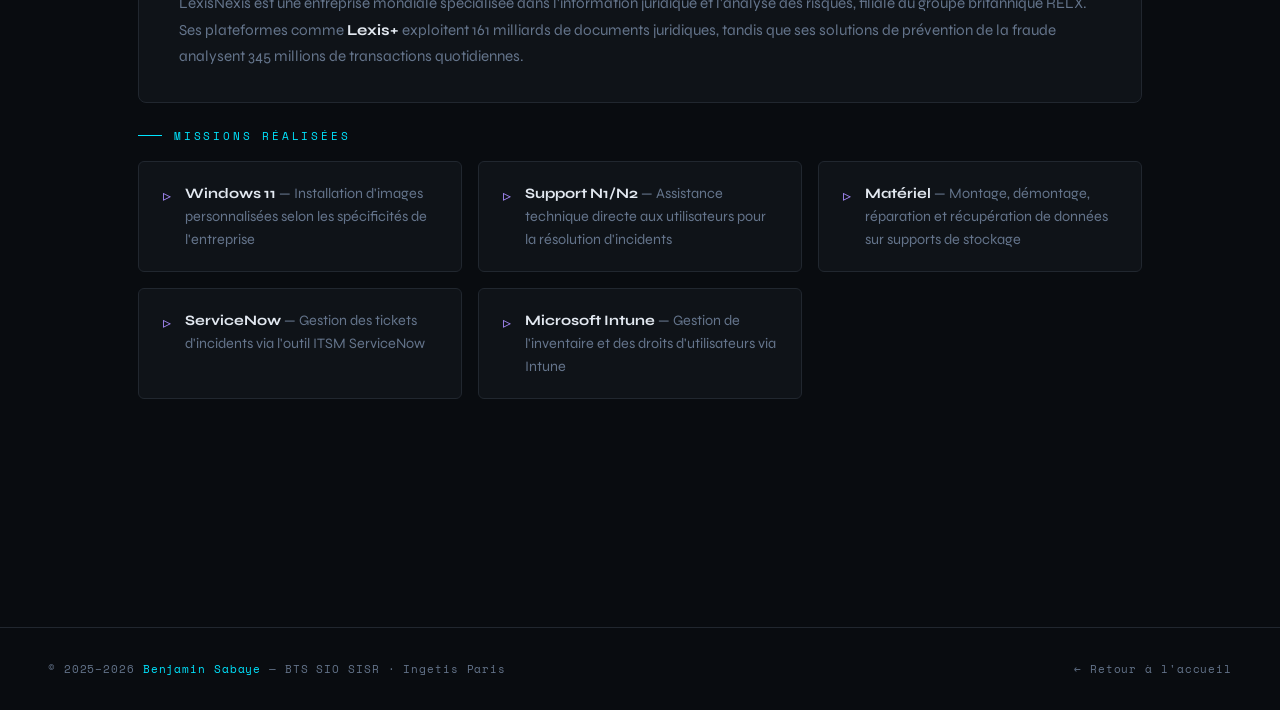
<file: entreprises.html>
<!DOCTYPE html>
<html lang="fr">
<head>
<meta charset="UTF-8">
<meta name="viewport" content="width=device-width, initial-scale=1.0">
<title>Entreprises & Stages — Benjamin Sabaye</title>
<link rel="preconnect" href="https://fonts.googleapis.com">
<link href="https://fonts.googleapis.com/css2?family=Space+Mono:wght@400;700&family=Syne:wght@400;600;700;800&display=swap" rel="stylesheet">
<link rel="stylesheet" href="style.css">
<style>
.company-block { margin-bottom: 4rem; }
.company-header {
  display: flex; align-items: center; gap: 2rem;
  background: var(--surface); border: 1px solid var(--border);
  border-radius: 8px; padding: 2rem 2.5rem;
  margin-bottom: 2rem; position: relative; overflow: hidden;
}
.company-header::before { content: ''; position: absolute; top: 0; left: 0; right: 0; height: 2px; background: linear-gradient(90deg, var(--accent), var(--accent2)); }
.company-logo-wrap { flex-shrink: 0; }
.company-logo-wrap img { height: 50px; width: auto; object-fit: contain; display: block; filter: brightness(0) invert(1) opacity(0.85); }
.company-logo-placeholder { height: 50px; display: flex; align-items: center; font-size: 1.3rem; font-weight: 800; color: var(--accent); letter-spacing: -0.02em; }
.company-meta h2 { font-size: 1.4rem; font-weight: 800; margin-bottom: 0.3rem; }
.company-meta p { color: var(--muted); font-size: 0.9rem; line-height: 1.6; }
.company-tag { font-family: var(--font-mono); font-size: 0.65rem; color: var(--accent); letter-spacing: 0.15em; text-transform: uppercase; background: rgba(0,229,255,0.08); border: 1px solid rgba(0,229,255,0.2); padding: 0.2rem 0.6rem; border-radius: 2px; display: inline-block; margin-bottom: 0.5rem; }

.stage-description { background: var(--surface); border: 1px solid var(--border); border-radius: 8px; padding: 2rem 2.5rem; margin-bottom: 1.5rem; }
.stage-description p { color: var(--muted); font-size: 0.95rem; line-height: 1.75; }
.stage-description p strong { color: var(--text); }

.missions-grid { display: grid; grid-template-columns: repeat(auto-fit, minmax(280px, 1fr)); gap: 1rem; }
.mission-item {
  background: var(--surface); border: 1px solid var(--border);
  border-radius: 6px; padding: 1.25rem 1.5rem;
  display: flex; align-items: flex-start; gap: 0.85rem;
  transition: border-color 0.2s, transform 0.2s;
}
.mission-item:hover { border-color: rgba(0,229,255,0.25); transform: translateX(3px); }
.mission-bullet { color: var(--accent); font-size: 1rem; margin-top: 0.1rem; flex-shrink: 0; }
.mission-text { font-size: 0.9rem; line-height: 1.6; color: var(--muted); }
.mission-text strong { color: var(--text); }

.company-info-bar {
  display: flex; gap: 1.5rem; flex-wrap: wrap;
  padding: 1.25rem 1.5rem;
  background: var(--surface2);
  border: 1px solid var(--border);
  border-radius: 6px; margin-top: 1.5rem;
}
.company-info-item { display: flex; align-items: center; gap: 0.5rem; font-family: var(--font-mono); font-size: 0.72rem; color: var(--muted); }
.company-info-item a { color: var(--accent); text-decoration: none; }
.company-info-item a:hover { text-decoration: underline; }
</style>
</head>
<body>
<div class="cursor-dot" id="cursor"></div>
<nav>
  <a href="index.html" class="nav-logo">BS // BTS SIO SISR</a>
  <ul class="nav-links">
    <li><a href="about.html">Profil</a></li>
    <li><a href="entreprises.html">Stages</a></li>
    <li><a href="bts.html">BTS SIO</a></li>
    <li><a href="e5.html">Épreuve E5</a></li>
    <li><a href="veille.html">Veille</a></li>
    <li><a href="certifications.html">Certifications</a></li>
    <li><a href="contact.html">Contact</a></li>
  </ul>
</nav>

<div class="page-header">
  <div class="page-header-tag anim-1">Expériences</div>
  <h1 class="anim-2">Entreprises<br>& Stages</h1>
  <p class="anim-3">Deux stages en entreprise réalisés dans le cadre du BTS SIO SISR, couvrant l'infrastructure, l'automatisation et le support utilisateur.</p>
</div>

<hr class="divider">

<!-- STAGE 1 : INFOPRO DIGITAL -->
<section class="content-section" style="padding-top:3.5rem;">
  <div class="company-block">
    <div class="company-header reveal">
      <div class="company-logo-wrap">
        <img src="https://benjaminsabayeportfoliobts.wordpress.com/wp-content/uploads/2025/12/capture_d_ecran_2025-12-14_212059-removebg-preview.png"
             alt="Infopro Digital"
             onerror="this.outerHTML='<div class=\'company-logo-placeholder\'>Infopro Digital</div>'">
      </div>
      <div class="company-meta">
        <span class="company-tag">Stage 1 · Infrastructure & Automatisation</span>
        <h2>Infopro Digital</h2>
        <p>Leader français de l'information professionnelle B2B · 615 M€ de CA · 4 000 collaborateurs · 20 pays</p>
      </div>
    </div>

    <div class="stage-description reveal">
      <p>Infopro Digital est le leader français de l'information professionnelle B2B. Le groupe possède plus de <strong>100 marques spécialisées</strong> dans cinq secteurs clés : construction (Le Moniteur), industrie (L'Usine Nouvelle), distribution (LSA), assurance et automobile. Ses activités combinent presse professionnelle, solutions logicielles, bases de données et organisation de salons.</p>
    </div>

    <div class="section-label" style="margin-bottom:1rem;" class="reveal">Missions réalisées</div>
    <div class="missions-grid">
      <div class="mission-item reveal">
        <span class="mission-bullet">▹</span>
        <span class="mission-text"><strong>Proxmox</strong> — Installation et prise en main de machines virtuelles sur la plateforme de virtualisation Proxmox</span>
      </div>
      <div class="mission-item reveal">
        <span class="mission-bullet">▹</span>
        <span class="mission-text"><strong>AWS</strong> — Découverte et manipulation des services cloud via Amazon Web Services</span>
      </div>
      <div class="mission-item reveal">
        <span class="mission-bullet">▹</span>
        <span class="mission-text"><strong>Ansible</strong> — Automatisation des tâches d'administration système</span>
      </div>
      <div class="mission-item reveal">
        <span class="mission-bullet">▹</span>
        <span class="mission-text"><strong>Déploiement OS</strong> — Création de clés USB bootables pour le déploiement de systèmes d'exploitation</span>
      </div>
    </div>

    <div class="company-info-bar reveal">
      <span class="company-info-item">📍 20 rue des Aqueducs, 94255 Gentilly Cedex</span>
      <span class="company-info-item">📞 +33 (0)1 77 92 92 92</span>
      <span class="company-info-item"><a href="https://www.linkedin.com/company/infopro-digital/" target="_blank">LinkedIn →</a></span>
    </div>
  </div>

  <hr class="divider" style="margin: 0 0 4rem;">

  <!-- STAGE 2 : LEXISNEXIS -->
  <div class="company-block">
    <div class="company-header reveal">
      <div class="company-logo-wrap">
        <img src="https://benjaminsabayeportfoliobts.wordpress.com/wp-content/uploads/2025/12/lexisnexis-new-2021-1.png"
             alt="LexisNexis"
             onerror="this.outerHTML='<div class=\'company-logo-placeholder\'>LexisNexis</div>'">
      </div>
      <div class="company-meta">
        <span class="company-tag" style="background:rgba(124,58,237,0.08);border-color:rgba(124,58,237,0.3);color:#a78bfa;">Stage 2 · Support & Maintenance</span>
        <h2>LexisNexis</h2>
        <p>Entreprise mondiale d'information juridique et d'analyse des risques · filiale RELX · 180 pays</p>
      </div>
    </div>

    <div class="stage-description reveal">
      <p>LexisNexis est une entreprise mondiale spécialisée dans l'information juridique et l'analyse des risques, filiale du groupe britannique RELX. Ses plateformes comme <strong>Lexis+</strong> exploitent 161 milliards de documents juridiques, tandis que ses solutions de prévention de la fraude analysent 345 millions de transactions quotidiennes.</p>
    </div>

    <div class="section-label" style="margin-bottom:1rem;">Missions réalisées</div>
    <div class="missions-grid">
      <div class="mission-item reveal">
        <span class="mission-bullet" style="color:#a78bfa;">▹</span>
        <span class="mission-text"><strong>Windows 11</strong> — Installation d'images personnalisées selon les spécificités de l'entreprise</span>
      </div>
      <div class="mission-item reveal">
        <span class="mission-bullet" style="color:#a78bfa;">▹</span>
        <span class="mission-text"><strong>Support N1/N2</strong> — Assistance technique directe aux utilisateurs pour la résolution d'incidents</span>
      </div>
      <div class="mission-item reveal">
        <span class="mission-bullet" style="color:#a78bfa;">▹</span>
        <span class="mission-text"><strong>Matériel</strong> — Montage, démontage, réparation et récupération de données sur supports de stockage</span>
      </div>
      <div class="mission-item reveal">
        <span class="mission-bullet" style="color:#a78bfa;">▹</span>
        <span class="mission-text"><strong>ServiceNow</strong> — Gestion des tickets d'incidents via l'outil ITSM ServiceNow</span>
      </div>
      <div class="mission-item reveal">
        <span class="mission-bullet" style="color:#a78bfa;">▹</span>
        <span class="mission-text"><strong>Microsoft Intune</strong> — Gestion de l'inventaire et des droits d'utilisateurs via Intune</span>
      </div>
      <div class="mission-item reveal">
        <span class="mission-bullet" style="color:#a78bfa;">▹</span>
        <span class="mission-text"><strong>Dual-boot</strong> — Installation de systèmes Linux/Windows en dual-boot sur des postes utilisateurs</span>
      </div>
    </div>

    <div class="company-info-bar reveal">
      <span class="company-info-item">📍 141 rue de Javel, Paris 75015</span>
      <span class="company-info-item">📞 +33 (0)1 71 72 47 70</span>
      <span class="company-info-item"><a href="https://www.linkedin.com/company/lexisnexis-nexissolutions/" target="_blank">LinkedIn →</a></span>
    </div>
  </div>
</section>

<footer>
  <p>© 2025–2026 <span>Benjamin Sabaye</span> — BTS SIO SISR · Ingetis Paris</p>
  <p><a href="index.html" style="color:var(--muted);text-decoration:none;font-family:var(--font-mono);font-size:0.7rem;">← Retour à l'accueil</a></p>
</footer>
<script src="main.js"></script>
</body>
</html>
</file>
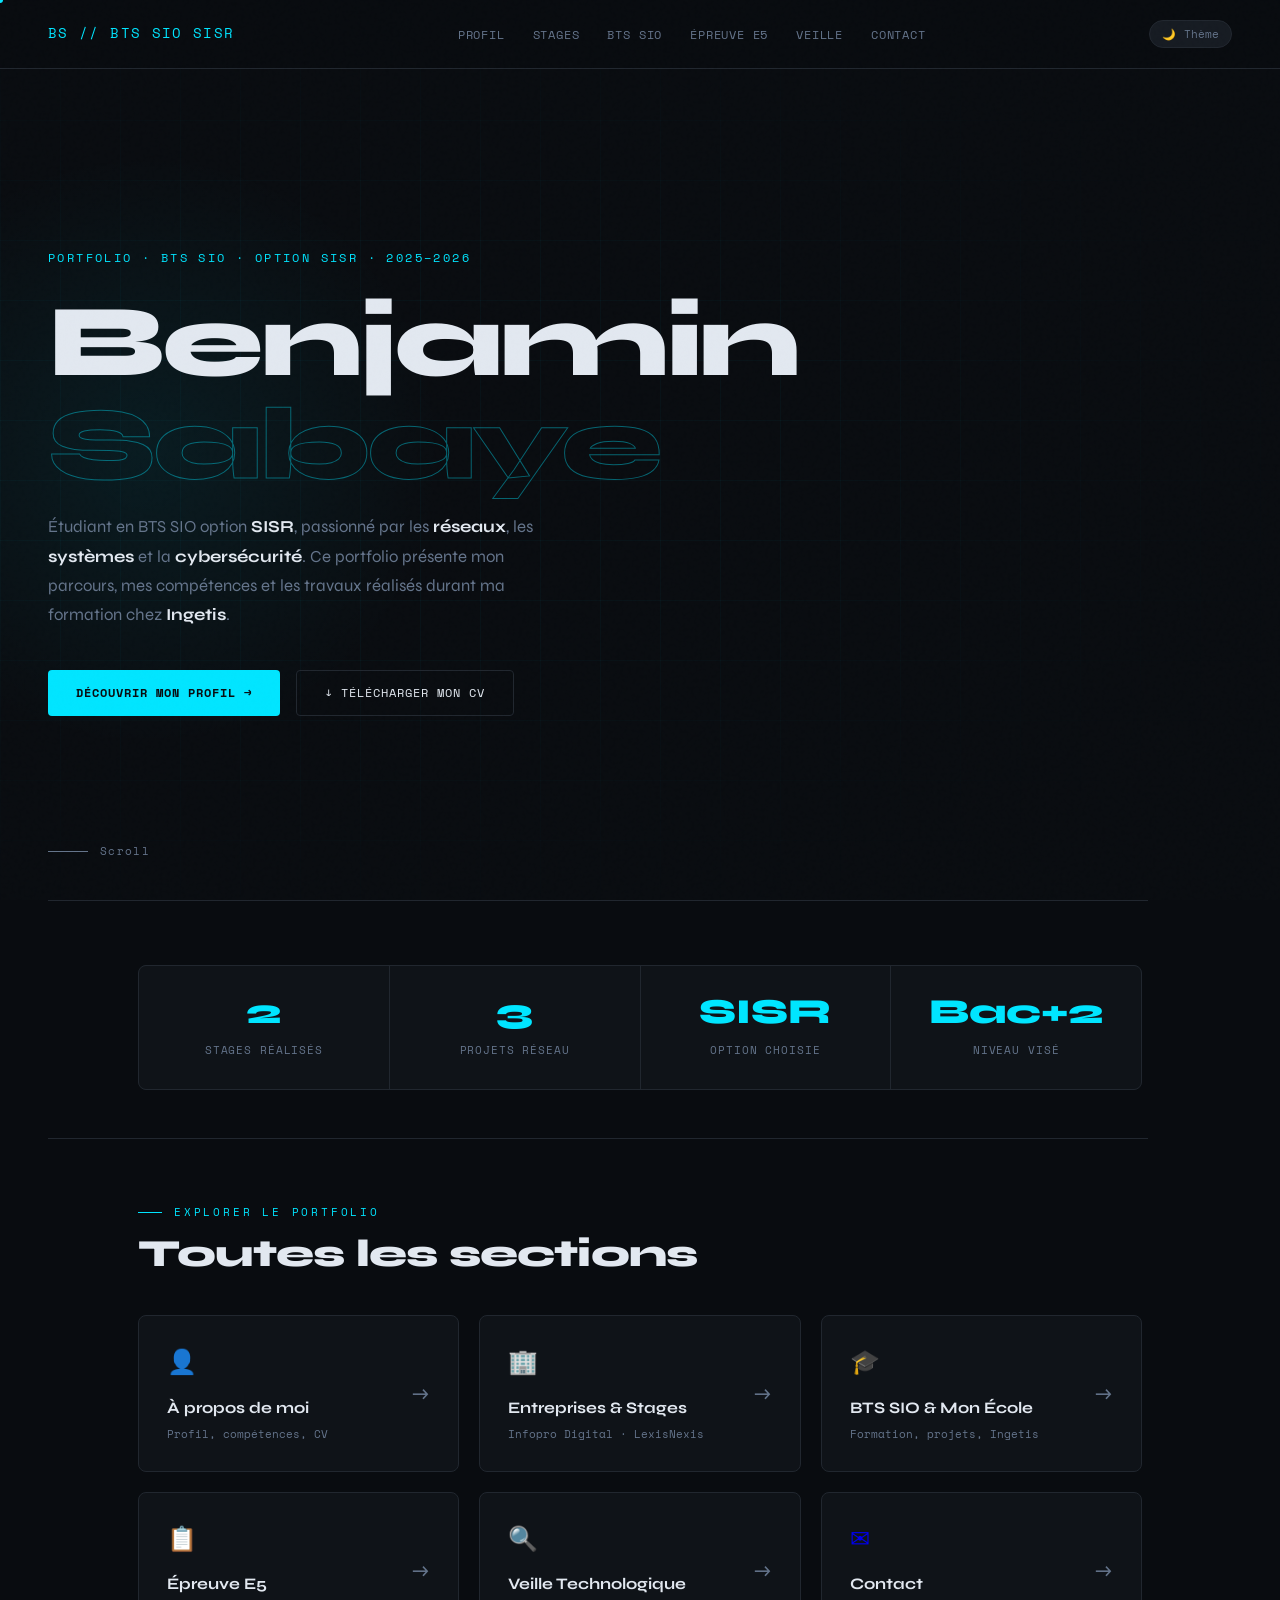
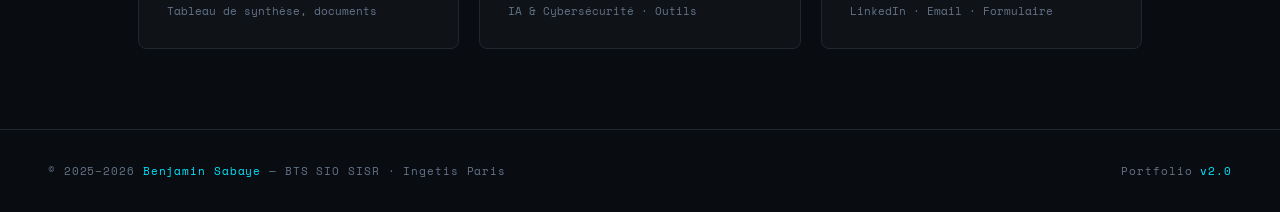
<file: index(old version).html>
<!DOCTYPE html>
<html lang="fr">
<head>
<meta charset="UTF-8">
<meta name="viewport" content="width=device-width, initial-scale=1.0">
<title>Benjamin Sabaye — Portfolio BTS SIO SISR</title>
<link rel="preconnect" href="https://fonts.googleapis.com">
<link href="https://fonts.googleapis.com/css2?family=Space+Mono:wght@400;700&family=Syne:wght@400;600;700;800&display=swap" rel="stylesheet">
<link rel="stylesheet" href="style.css">
<style>
/* HERO specific */
.hero {
  min-height: 100vh;
  display: flex; flex-direction: column; justify-content: center;
  padding: 8rem 3rem 4rem;
  position: relative; overflow: hidden;
}
.hero-grid-bg {
  position: absolute; inset: 0;
  background-image:
    linear-gradient(rgba(0,229,255,0.03) 1px, transparent 1px),
    linear-gradient(90deg, rgba(0,229,255,0.03) 1px, transparent 1px);
  background-size: 60px 60px;
  mask-image: radial-gradient(ellipse at 30% 50%, black 30%, transparent 80%);
}
.hero-glow {
  position: absolute; width: 600px; height: 600px;
  border-radius: 50%;
  background: radial-gradient(circle, rgba(0,229,255,0.07) 0%, transparent 70%);
  top: 50%; left: -12%; transform: translateY(-50%);
  pointer-events: none;
}
.hero-tag { font-family: var(--font-mono); font-size: 0.75rem; color: var(--accent); letter-spacing: 0.2em; text-transform: uppercase; margin-bottom: 1.5rem; }
.hero-name { font-size: clamp(3.5rem, 8vw, 7rem); font-weight: 800; line-height: 1.0; letter-spacing: -0.03em; margin-bottom: 1rem; }
.hero-name span { color: transparent; -webkit-text-stroke: 1px rgba(0,229,255,0.4); }
.hero-desc { max-width: 520px; font-size: 1.05rem; color: var(--muted); line-height: 1.75; margin-bottom: 2.5rem; }
.hero-desc strong { color: var(--text); }
.hero-ctas { display: flex; gap: 1rem; flex-wrap: wrap; }
.hero-scroll { position: absolute; bottom: 2.5rem; left: 3rem; font-family: var(--font-mono); font-size: 0.7rem; color: var(--muted); letter-spacing: 0.12em; display: flex; align-items: center; gap: 0.75rem; }
.hero-scroll::before { content: ''; display: block; width: 40px; height: 1px; background: var(--muted); }

/* NAV CARDS (home sections overview) */
.nav-cards { display: grid; grid-template-columns: repeat(auto-fit, minmax(280px, 1fr)); gap: 1.25rem; }
.nav-card {
  background: var(--surface);
  border: 1px solid var(--border);
  border-radius: 8px;
  padding: 1.75rem;
  text-decoration: none;
  display: flex; align-items: center; justify-content: space-between;
  transition: all 0.25s;
  position: relative; overflow: hidden;
}
.nav-card::before { content: ''; position: absolute; top: 0; left: 0; right: 0; height: 2px; background: linear-gradient(90deg, var(--accent), var(--accent2)); transform: scaleX(0); transform-origin: left; transition: transform 0.3s; }
.nav-card:hover { border-color: rgba(0,229,255,0.25); transform: translateY(-3px); }
.nav-card:hover::before { transform: scaleX(1); }
.nav-card-left {}
.nav-card-icon { font-size: 1.5rem; margin-bottom: 0.75rem; display: block; }
.nav-card-title { font-size: 1rem; font-weight: 700; color: var(--text); margin-bottom: 0.3rem; }
.nav-card-sub { font-family: var(--font-mono); font-size: 0.7rem; color: var(--muted); }
.nav-card-arrow { font-size: 1.3rem; color: var(--muted); transition: color 0.2s, transform 0.2s; }
.nav-card:hover .nav-card-arrow { color: var(--accent); transform: translateX(4px); }

/* Stats strip */
.stats-strip { display: grid; grid-template-columns: repeat(auto-fit, minmax(160px, 1fr)); gap: 1px; background: var(--border); border: 1px solid var(--border); border-radius: 8px; overflow: hidden; }
.stat-item { background: var(--surface); padding: 1.75rem 1.5rem; text-align: center; }
.stat-num { font-size: 2.2rem; font-weight: 800; color: var(--accent); line-height: 1; margin-bottom: 0.4rem; display: block; }
.stat-label { font-family: var(--font-mono); font-size: 0.68rem; color: var(--muted); letter-spacing: 0.08em; text-transform: uppercase; }

@media (max-width: 768px) {
  .hero { padding: 7rem 1.5rem 4rem; }
  .hero-scroll { left: 1.5rem; }
}
</style>
</head>
<body>
<div class="cursor-dot" id="cursor"></div>

<nav>
  <a href="index.html" class="nav-logo">BS // BTS SIO SISR</a>
  <ul class="nav-links">
    <li><a href="about.html">Profil</a></li>
    <li><a href="entreprises.html">Stages</a></li>
    <li><a href="bts.html">BTS SIO</a></li>
    <li><a href="e5.html">Épreuve E5</a></li>
    <li><a href="veille.html">Veille</a></li>
    <li><a href="contact.html">Contact</a></li>
  </ul>
</nav>

<!-- HERO -->
<section class="hero">
  <div class="hero-grid-bg"></div>
  <div class="hero-glow"></div>
  <p class="hero-tag anim-1">Portfolio · BTS SIO · Option SISR · 2025–2026</p>
  <h1 class="hero-name anim-2">Benjamin<br><span>Sabaye</span></h1>
  <p class="hero-desc anim-3">Étudiant en BTS SIO option <strong>SISR</strong>, passionné par les <strong>réseaux</strong>, les <strong>systèmes</strong> et la <strong>cybersécurité</strong>. Ce portfolio présente mon parcours, mes compétences et les travaux réalisés durant ma formation chez <strong>Ingetis</strong>.</p>
  <div class="hero-ctas anim-4">
    <a href="about.html" class="btn btn-primary">Découvrir mon profil →</a>
    <a href="https://benjaminsabayeportfoliobts.wordpress.com/wp-content/uploads/2025/12/curriculum-vitae.pdf" class="btn btn-ghost" target="_blank">↓ Télécharger mon CV</a>
  </div>
  <div class="hero-scroll">Scroll</div>
</section>

<hr class="divider">

<!-- STATS -->
<section class="content-section" style="padding-top:4rem; padding-bottom:3rem;">
  <div class="stats-strip reveal">
    <div class="stat-item">
      <span class="stat-num">2</span>
      <span class="stat-label">Stages réalisés</span>
    </div>
    <div class="stat-item">
      <span class="stat-num">3</span>
      <span class="stat-label">Projets réseau</span>
    </div>
    <div class="stat-item">
      <span class="stat-num">SISR</span>
      <span class="stat-label">Option choisie</span>
    </div>
    <div class="stat-item">
      <span class="stat-num">Bac+2</span>
      <span class="stat-label">Niveau visé</span>
    </div>
  </div>
</section>

<hr class="divider">

<!-- NAVIGATION CARDS -->
<section class="content-section" style="padding-top:4rem;">
  <div class="section-label">Explorer le portfolio</div>
  <h2 class="section-title">Toutes les sections</h2>
  <div class="nav-cards">
    <a href="about.html" class="nav-card reveal">
      <div class="nav-card-left">
        <span class="nav-card-icon">👤</span>
        <div class="nav-card-title">À propos de moi</div>
        <div class="nav-card-sub">Profil, compétences, CV</div>
      </div>
      <span class="nav-card-arrow">→</span>
    </a>
    <a href="entreprises.html" class="nav-card reveal">
      <div class="nav-card-left">
        <span class="nav-card-icon">🏢</span>
        <div class="nav-card-title">Entreprises & Stages</div>
        <div class="nav-card-sub">Infopro Digital · LexisNexis</div>
      </div>
      <span class="nav-card-arrow">→</span>
    </a>
    <a href="bts.html" class="nav-card reveal">
      <div class="nav-card-left">
        <span class="nav-card-icon">🎓</span>
        <div class="nav-card-title">BTS SIO & Mon École</div>
        <div class="nav-card-sub">Formation, projets, Ingetis</div>
      </div>
      <span class="nav-card-arrow">→</span>
    </a>
    <a href="e5.html" class="nav-card reveal">
      <div class="nav-card-left">
        <span class="nav-card-icon">📋</span>
        <div class="nav-card-title">Épreuve E5</div>
        <div class="nav-card-sub">Tableau de synthèse, documents</div>
      </div>
      <span class="nav-card-arrow">→</span>
    </a>
    <a href="veille.html" class="nav-card reveal">
      <div class="nav-card-left">
        <span class="nav-card-icon">🔍</span>
        <div class="nav-card-title">Veille Technologique</div>
        <div class="nav-card-sub">IA & Cybersécurité · Outils</div>
      </div>
      <span class="nav-card-arrow">→</span>
    </a>
    <a href="contact.html" class="nav-card reveal">
      <div class="nav-card-left">
        <span class="nav-card-icon">✉</span>
        <div class="nav-card-title">Contact</div>
        <div class="nav-card-sub">LinkedIn · Email · Formulaire</div>
      </div>
      <span class="nav-card-arrow">→</span>
    </a>
  </div>
</section>

<footer>
  <p>© 2025–2026 <span>Benjamin Sabaye</span> — BTS SIO SISR · Ingetis Paris</p>
  <p>Portfolio <span>v2.0</span></p>
</footer>

<script src="main.js"></script>
</body>
</html>
</file>
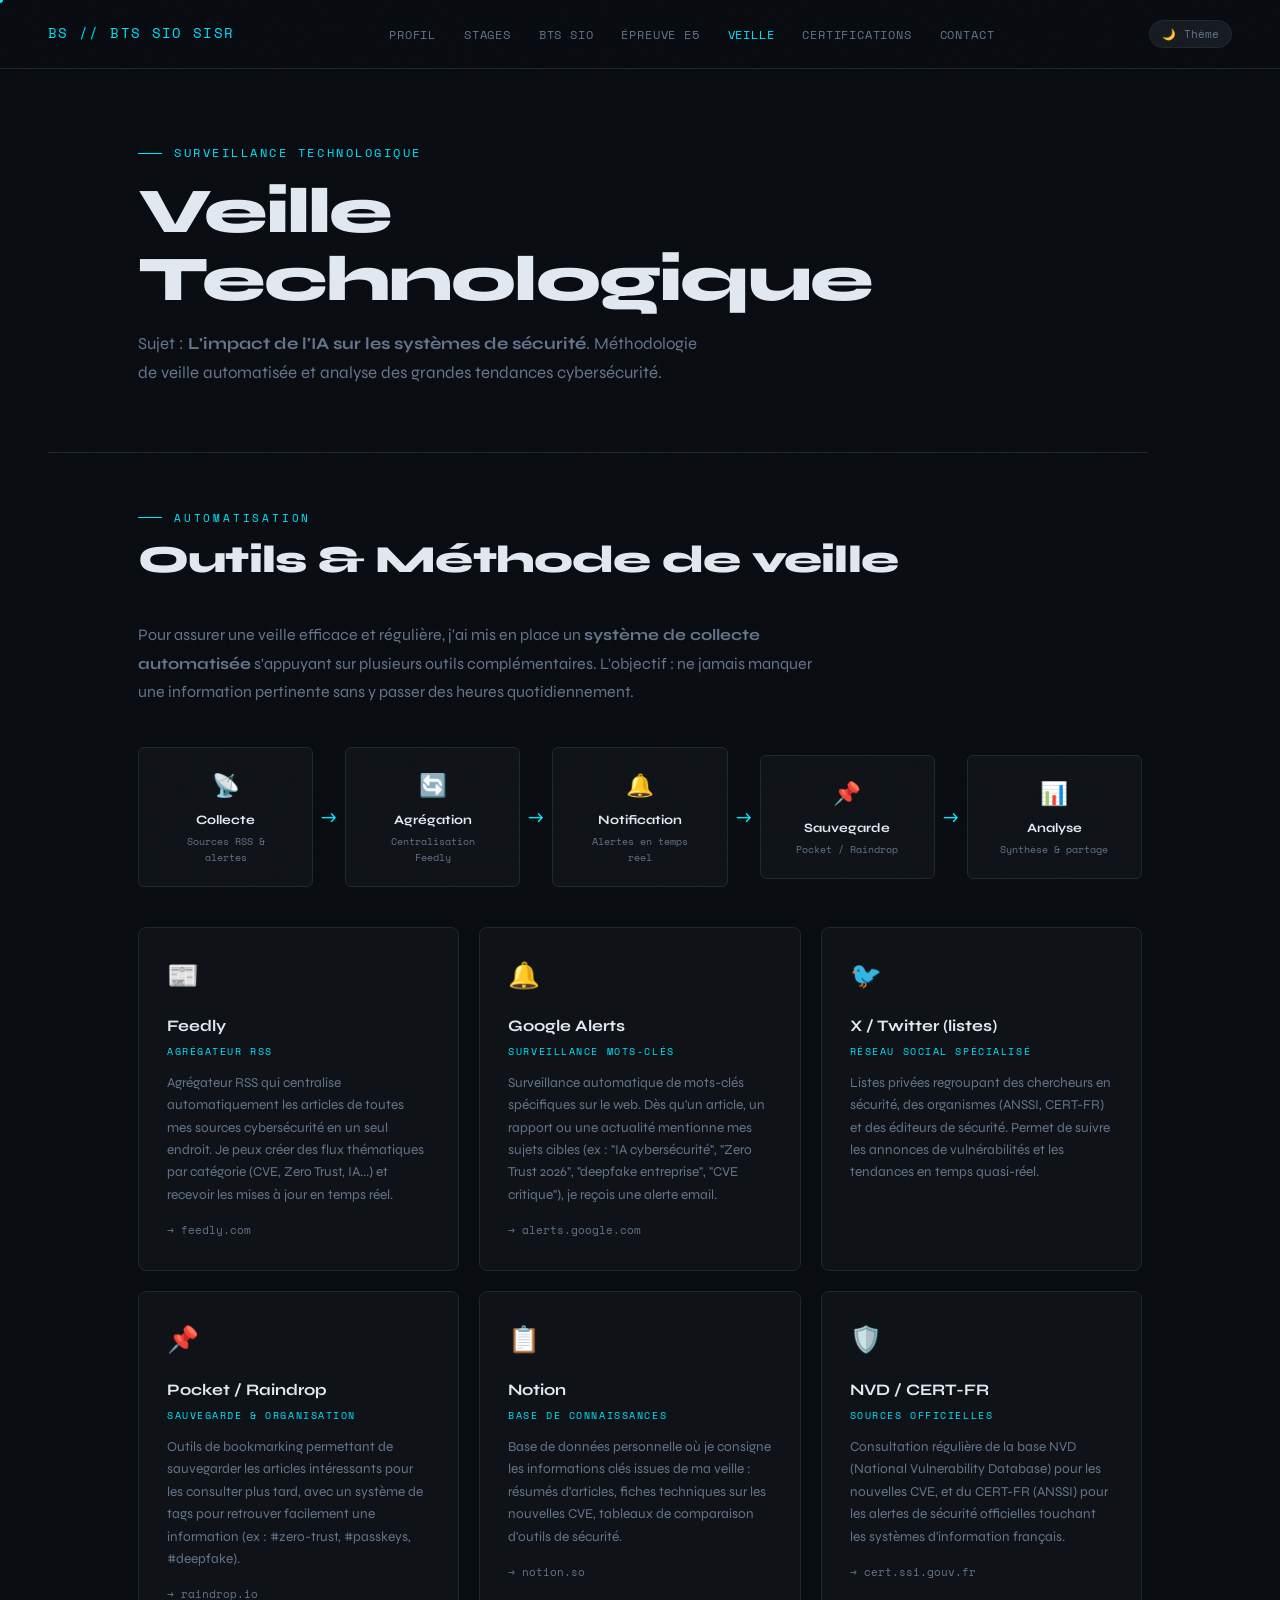
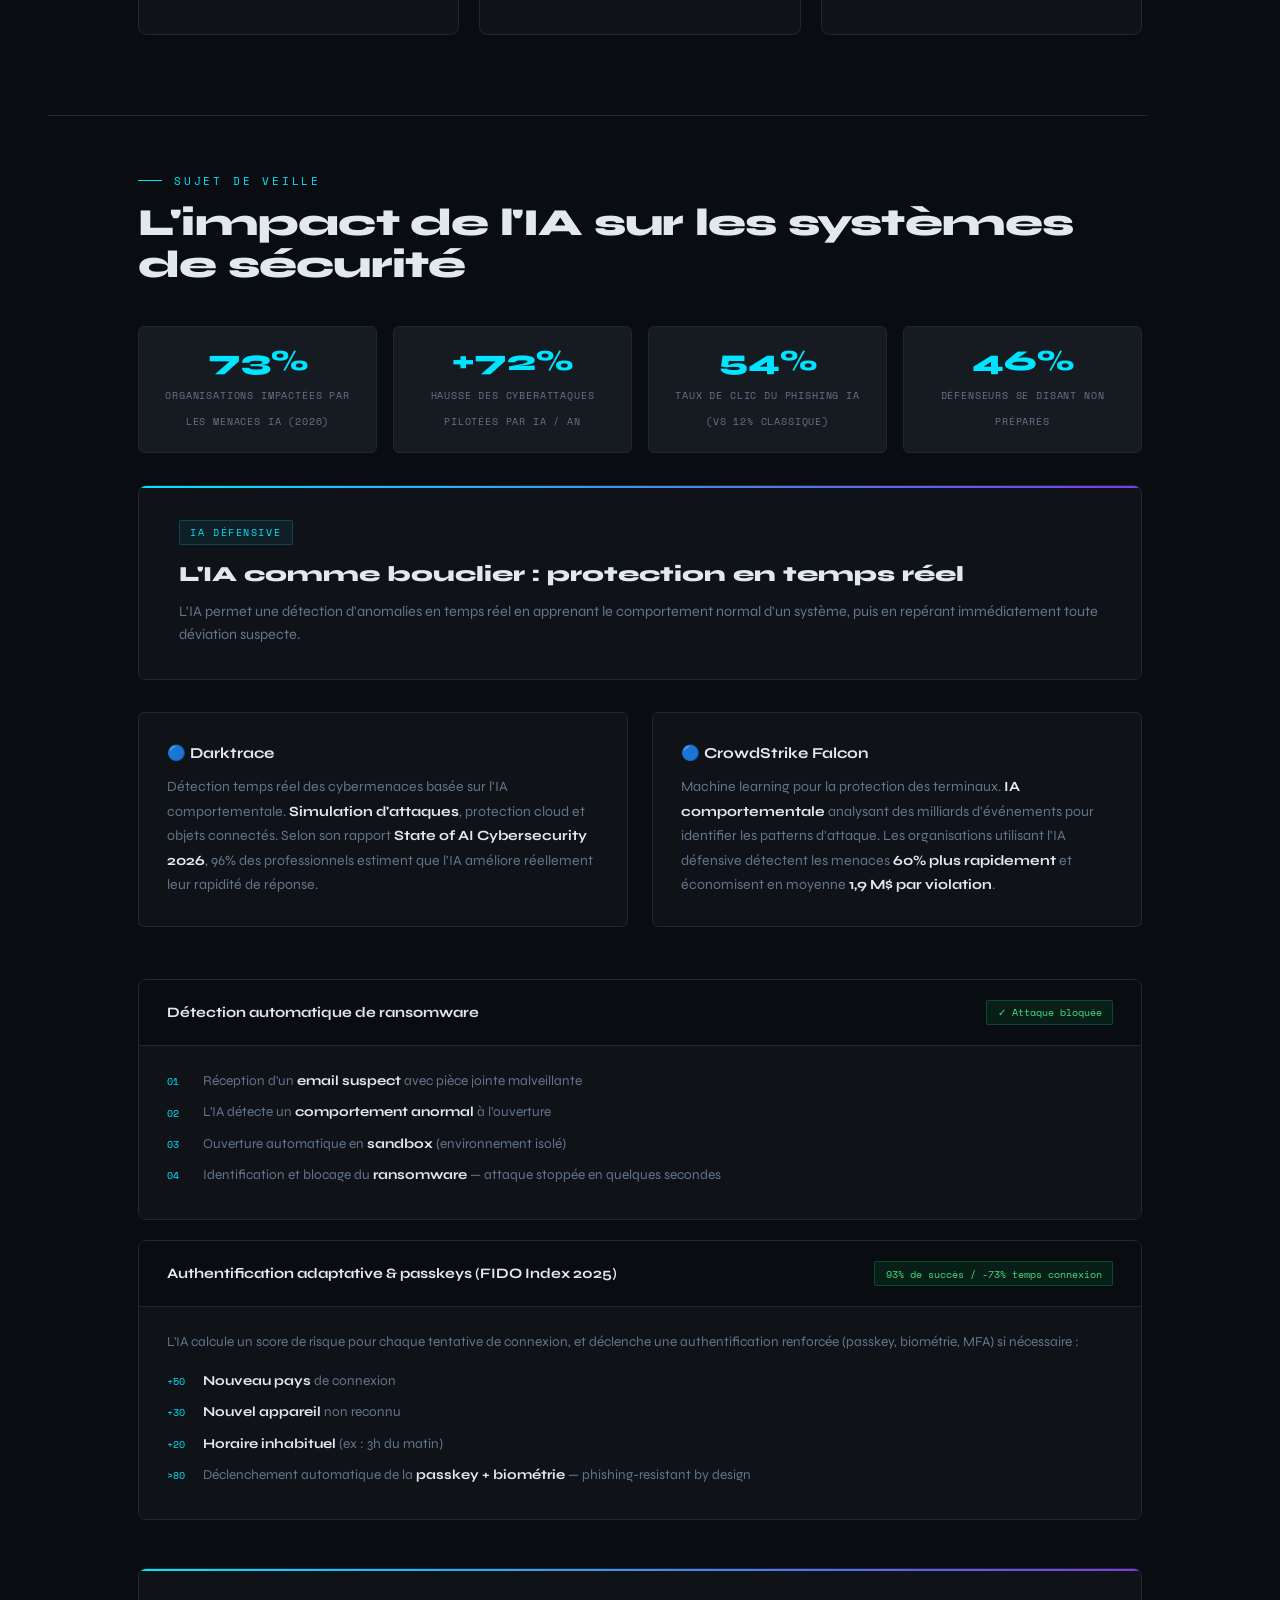
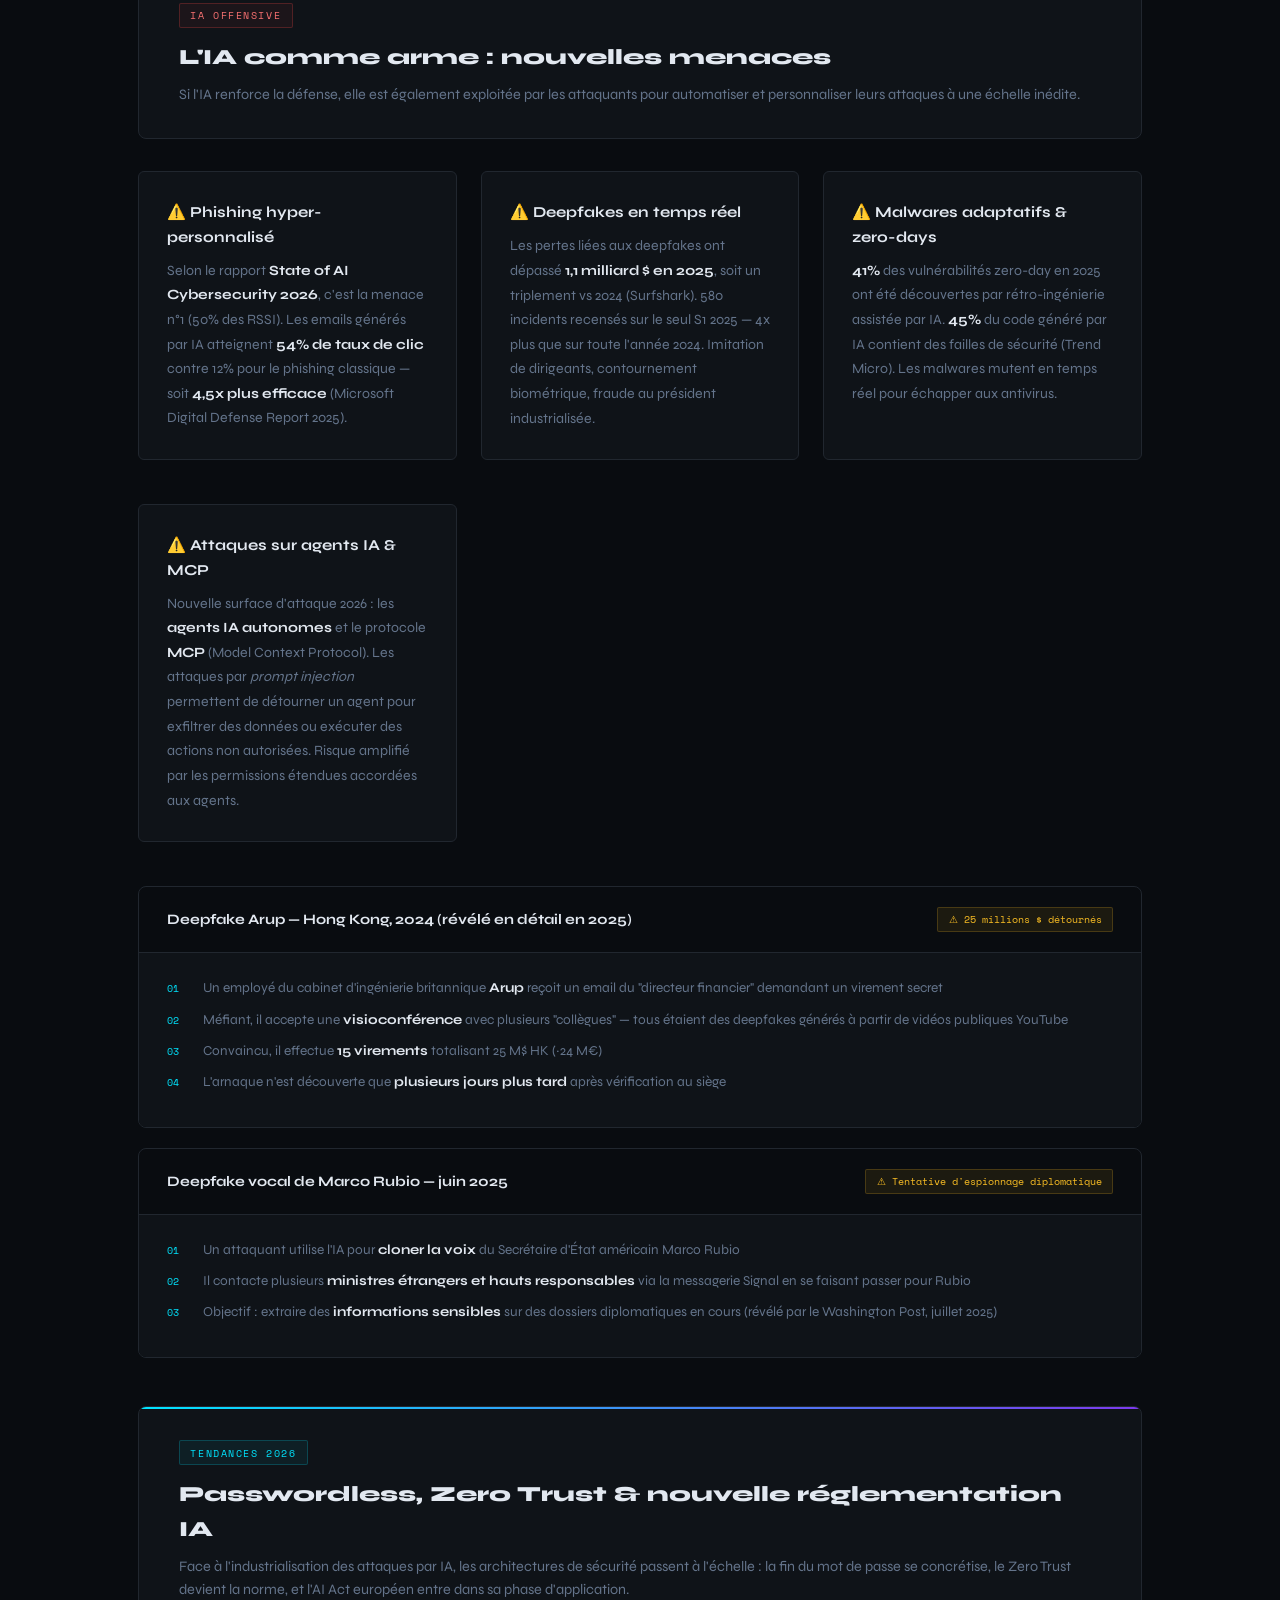
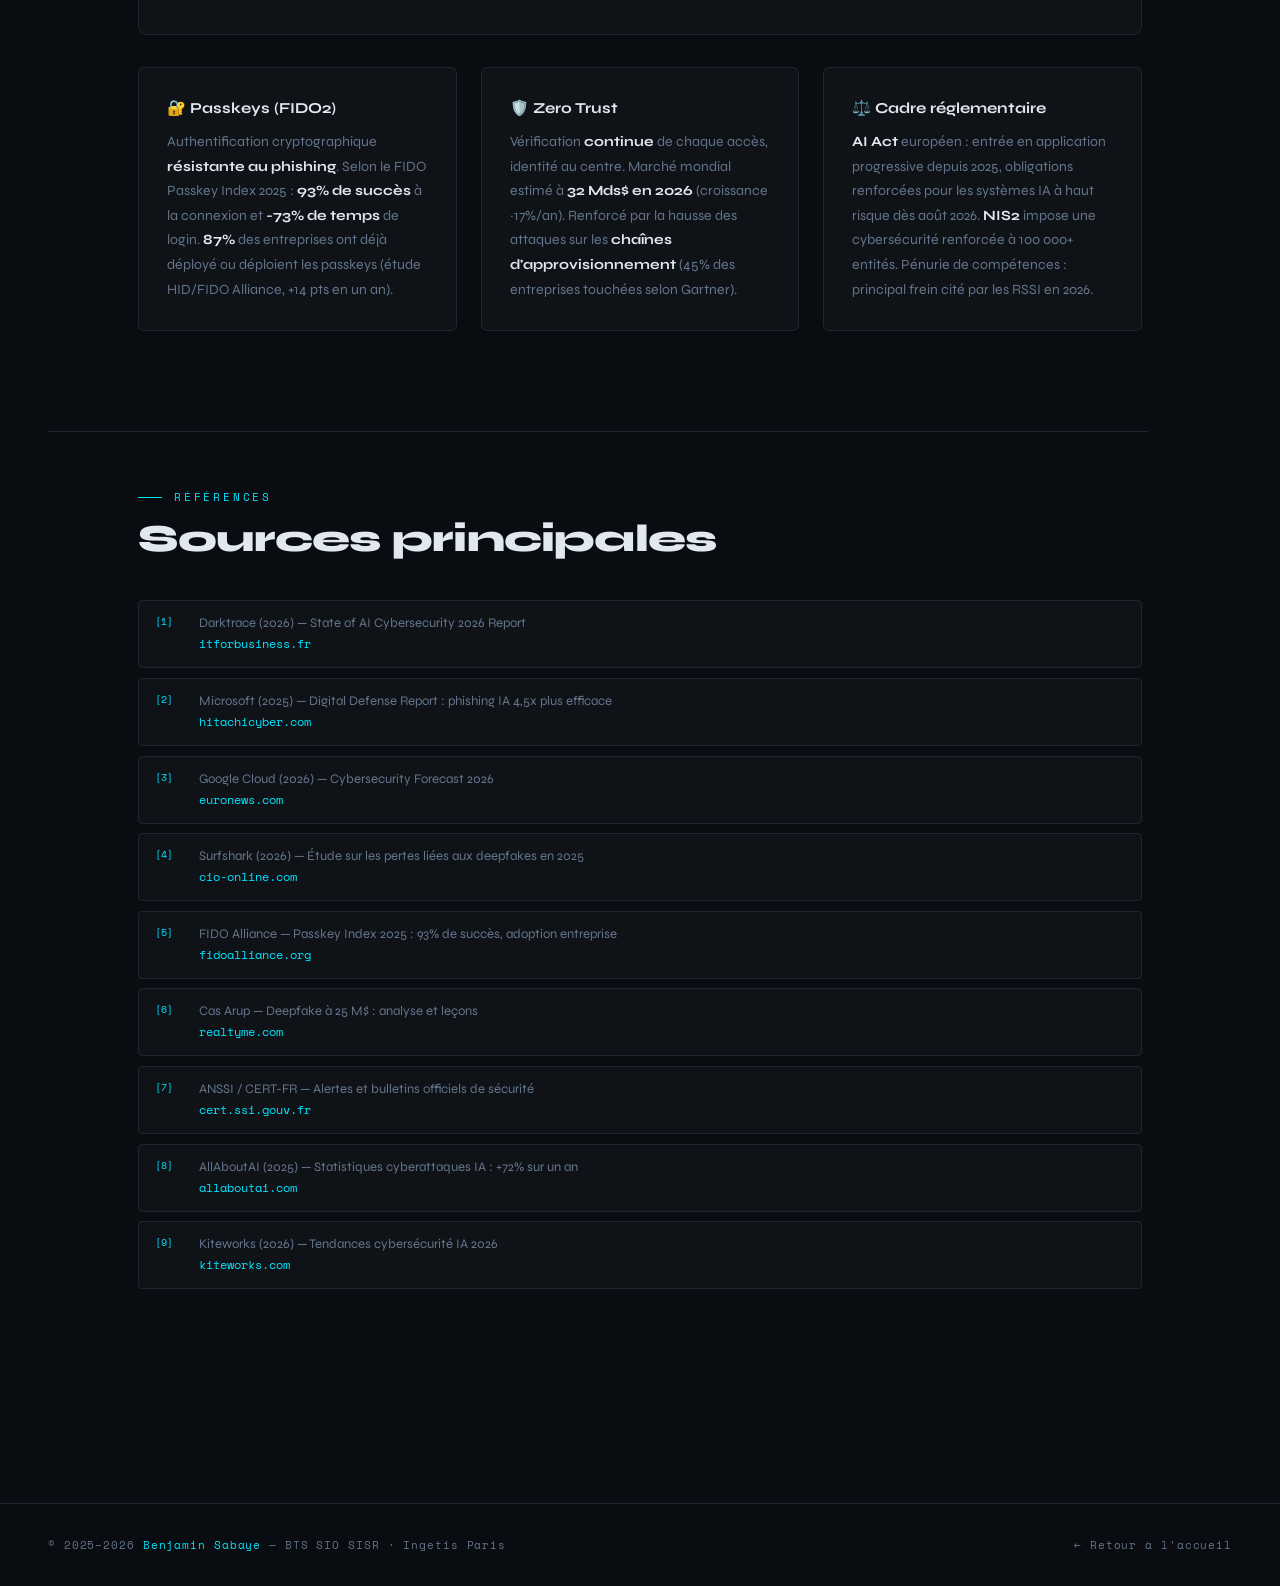
<file: veille.html>
<!DOCTYPE html>
<html lang="fr">
<head>
<meta charset="UTF-8">
<meta name="viewport" content="width=device-width, initial-scale=1.0">
<title>Veille Technologique — Benjamin Sabaye</title>
<link rel="preconnect" href="https://fonts.googleapis.com">
<link href="https://fonts.googleapis.com/css2?family=Space+Mono:wght@400;700&family=Syne:wght@400;600;700;800&display=swap" rel="stylesheet">
<link rel="stylesheet" href="style.css">
<style>
/* TOOLS SECTION */
.tools-grid { display: grid; grid-template-columns: repeat(auto-fit, minmax(260px, 1fr)); gap: 1.25rem; }
.tool-card {
  background: var(--surface); border: 1px solid var(--border);
  border-radius: 8px; padding: 1.75rem;
  transition: all 0.3s; position: relative; overflow: hidden;
}
.tool-card:hover { border-color: rgba(0,229,255,0.3); transform: translateY(-3px); box-shadow: 0 12px 30px rgba(0,0,0,0.3); }
.tool-icon { font-size: 1.6rem; margin-bottom: 1rem; display: block; }
.tool-name { font-size: 1rem; font-weight: 700; margin-bottom: 0.3rem; }
.tool-type { font-family: var(--font-mono); font-size: 0.65rem; color: var(--accent); letter-spacing: 0.15em; text-transform: uppercase; margin-bottom: 0.75rem; }
.tool-desc { color: var(--muted); font-size: 0.85rem; line-height: 1.65; }
.tool-url { margin-top: 1rem; display: inline-block; font-family: var(--font-mono); font-size: 0.68rem; color: var(--muted); text-decoration: none; transition: color 0.2s; }
.tool-url:hover { color: var(--accent); }

/* FLOW DIAGRAM */
.flow { display: flex; align-items: center; gap: 0; flex-wrap: wrap; margin: 2.5rem 0; }
.flow-step {
  background: var(--surface); border: 1px solid var(--border);
  border-radius: 6px; padding: 1.25rem 1.5rem;
  text-align: center; flex: 1; min-width: 120px;
  transition: border-color 0.2s;
}
.flow-step:hover { border-color: rgba(0,229,255,0.3); }
.flow-step .icon { font-size: 1.4rem; margin-bottom: 0.4rem; display: block; }
.flow-step .label { font-size: 0.8rem; font-weight: 700; }
.flow-step .sub { font-family: var(--font-mono); font-size: 0.62rem; color: var(--muted); margin-top: 0.2rem; }
.flow-arrow { font-size: 1.2rem; color: var(--accent); padding: 0 0.5rem; flex-shrink: 0; }

/* TOPIC SECTION */
.topic-header {
  background: var(--surface); border: 1px solid var(--border);
  border-radius: 8px; padding: 2rem 2.5rem; margin-bottom: 2rem;
  position: relative; overflow: hidden;
}
.topic-header::before { content: ''; position: absolute; top: 0; left: 0; right: 0; height: 2px; background: linear-gradient(90deg, var(--accent), var(--accent2)); }
.topic-tag { font-family: var(--font-mono); font-size: 0.65rem; color: var(--accent); letter-spacing: 0.15em; text-transform: uppercase; background: rgba(0,229,255,0.06); border: 1px solid rgba(0,229,255,0.2); padding: 0.2rem 0.65rem; border-radius: 2px; display: inline-block; margin-bottom: 0.75rem; }
.topic-header h3 { font-size: 1.35rem; font-weight: 800; margin-bottom: 0.5rem; }
.topic-header p { color: var(--muted); font-size: 0.9rem; line-height: 1.65; }

/* STAT CARDS */
.stat-cards { display: grid; grid-template-columns: repeat(auto-fit, minmax(180px, 1fr)); gap: 1rem; margin-bottom: 2rem; }
.stat-card { background: var(--surface2); border: 1px solid var(--border); border-radius: 6px; padding: 1.25rem; text-align: center; }
.stat-card .num { font-size: 1.8rem; font-weight: 800; color: var(--accent); line-height: 1; margin-bottom: 0.3rem; display: block; }
.stat-card .lbl { font-family: var(--font-mono); font-size: 0.65rem; color: var(--muted); text-transform: uppercase; letter-spacing: 0.08em; }

/* CONTENT BLOCKS */
.content-block { background: var(--surface); border: 1px solid var(--border); border-radius: 6px; padding: 1.75rem; margin-bottom: 1.25rem; }
.content-block h4 { font-size: 0.95rem; font-weight: 700; margin-bottom: 0.6rem; }
.content-block p { color: var(--muted); font-size: 0.88rem; line-height: 1.75; }
.content-block p strong { color: var(--text); }

/* CASE STUDY */
.case-study { border: 1px solid var(--border); border-radius: 8px; overflow: hidden; margin-bottom: 1.25rem; }
.case-study-header { padding: 1.25rem 1.75rem; display: flex; align-items: center; justify-content: space-between; border-bottom: 1px solid var(--border); }
.case-study-header h4 { font-size: 0.9rem; font-weight: 700; }
.case-status { font-family: var(--font-mono); font-size: 0.65rem; padding: 0.2rem 0.65rem; border-radius: 2px; }
.status-ok { background: rgba(0,255,128,0.08); color: #4ade80; border: 1px solid rgba(0,255,128,0.2); }
.status-warn { background: rgba(251,191,36,0.08); color: #fbbf24; border: 1px solid rgba(251,191,36,0.2); }
.case-study-body { padding: 1.5rem 1.75rem; background: var(--surface); }
.case-step { display: flex; gap: 0.75rem; margin-bottom: 0.6rem; align-items: flex-start; }
.case-step-num { font-family: var(--font-mono); font-size: 0.65rem; color: var(--accent); width: 1.5rem; flex-shrink: 0; margin-top: 0.2rem; }
.case-step-text { font-size: 0.85rem; color: var(--muted); line-height: 1.6; }
.case-step-text strong { color: var(--text); }

/* SOURCES */
.sources-list { display: flex; flex-direction: column; gap: 0.6rem; }
.source-item { display: flex; align-items: flex-start; gap: 0.75rem; font-size: 0.82rem; color: var(--muted); padding: 0.75rem 1rem; background: var(--surface); border: 1px solid var(--border); border-radius: 4px; }
.source-item a { color: var(--accent); text-decoration: none; font-family: var(--font-mono); font-size: 0.75rem; }
.source-item a:hover { text-decoration: underline; }
.source-num { font-family: var(--font-mono); font-size: 0.65rem; color: var(--accent); min-width: 2rem; }

@media (max-width: 768px) {
  .flow { flex-direction: column; }
  .flow-arrow { transform: rotate(90deg); }
}
</style>
</head>
<body>
<div class="cursor-dot" id="cursor"></div>
<nav>
  <a href="index.html" class="nav-logo">BS // BTS SIO SISR</a>
  <ul class="nav-links">
    <li><a href="about.html">Profil</a></li>
    <li><a href="entreprises.html">Stages</a></li>
    <li><a href="bts.html">BTS SIO</a></li>
    <li><a href="e5.html">Épreuve E5</a></li>
    <li><a href="veille.html">Veille</a></li>
    <li><a href="certifications.html">Certifications</a></li>
    <li><a href="contact.html">Contact</a></li>
  </ul>
</nav>

<div class="page-header">
  <div class="page-header-tag anim-1">Surveillance technologique</div>
  <h1 class="anim-2">Veille<br>Technologique</h1>
  <p class="anim-3">Sujet : <strong>L'impact de l'IA sur les systèmes de sécurité</strong>. Méthodologie de veille automatisée et analyse des grandes tendances cybersécurité.</p>
</div>

<hr class="divider">

<!-- ======================== OUTILS DE VEILLE ======================== -->
<section class="content-section" style="padding-top:3.5rem;">
  <div class="section-label">Automatisation</div>
  <h2 class="section-title">Outils & Méthode de veille</h2>
  <p style="color:var(--muted);font-size:1rem;line-height:1.8;max-width:680px;margin-bottom:2.5rem;" class="reveal">
    Pour assurer une veille efficace et régulière, j'ai mis en place un <strong>système de collecte automatisée</strong> s'appuyant sur plusieurs outils complémentaires. L'objectif : ne jamais manquer une information pertinente sans y passer des heures quotidiennement.
  </p>

  <!-- Flow -->
  <div class="flow reveal">
    <div class="flow-step">
      <span class="icon">📡</span>
      <div class="label">Collecte</div>
      <div class="sub">Sources RSS & alertes</div>
    </div>
    <span class="flow-arrow">→</span>
    <div class="flow-step">
      <span class="icon">🔄</span>
      <div class="label">Agrégation</div>
      <div class="sub">Centralisation Feedly</div>
    </div>
    <span class="flow-arrow">→</span>
    <div class="flow-step">
      <span class="icon">🔔</span>
      <div class="label">Notification</div>
      <div class="sub">Alertes en temps réel</div>
    </div>
    <span class="flow-arrow">→</span>
    <div class="flow-step">
      <span class="icon">📌</span>
      <div class="label">Sauvegarde</div>
      <div class="sub">Pocket / Raindrop</div>
    </div>
    <span class="flow-arrow">→</span>
    <div class="flow-step">
      <span class="icon">📊</span>
      <div class="label">Analyse</div>
      <div class="sub">Synthèse & partage</div>
    </div>
  </div>

  <!-- Outils -->
  <div class="tools-grid" style="margin-top:2.5rem;">
    <div class="tool-card reveal">
      <span class="tool-icon">📰</span>
      <div class="tool-name">Feedly</div>
      <div class="tool-type">Agrégateur RSS</div>
      <p class="tool-desc">Agrégateur RSS qui centralise automatiquement les articles de toutes mes sources cybersécurité en un seul endroit. Je peux créer des flux thématiques par catégorie (CVE, Zero Trust, IA...) et recevoir les mises à jour en temps réel.</p>
      <a href="https://feedly.com" target="_blank" class="tool-url">→ feedly.com</a>
    </div>

    <div class="tool-card reveal">
      <span class="tool-icon">🔔</span>
      <div class="tool-name">Google Alerts</div>
      <div class="tool-type">Surveillance mots-clés</div>
      <p class="tool-desc">Surveillance automatique de mots-clés spécifiques sur le web. Dès qu'un article, un rapport ou une actualité mentionne mes sujets cibles (ex : "IA cybersécurité", "Zero Trust 2026", "deepfake entreprise", "CVE critique"), je reçois une alerte email.</p>
      <a href="https://alerts.google.com" target="_blank" class="tool-url">→ alerts.google.com</a>
    </div>

    <div class="tool-card reveal">
      <span class="tool-icon">🐦</span>
      <div class="tool-name">X / Twitter (listes)</div>
      <div class="tool-type">Réseau social spécialisé</div>
      <p class="tool-desc">Listes privées regroupant des chercheurs en sécurité, des organismes (ANSSI, CERT-FR) et des éditeurs de sécurité. Permet de suivre les annonces de vulnérabilités et les tendances en temps quasi-réel.</p>
    </div>

    <div class="tool-card reveal">
      <span class="tool-icon">📌</span>
      <div class="tool-name">Pocket / Raindrop</div>
      <div class="tool-type">Sauvegarde & organisation</div>
      <p class="tool-desc">Outils de bookmarking permettant de sauvegarder les articles intéressants pour les consulter plus tard, avec un système de tags pour retrouver facilement une information (ex : #zero-trust, #passkeys, #deepfake).</p>
      <a href="https://raindrop.io" target="_blank" class="tool-url">→ raindrop.io</a>
    </div>

    <div class="tool-card reveal">
      <span class="tool-icon">📋</span>
      <div class="tool-name">Notion</div>
      <div class="tool-type">Base de connaissances</div>
      <p class="tool-desc">Base de données personnelle où je consigne les informations clés issues de ma veille : résumés d'articles, fiches techniques sur les nouvelles CVE, tableaux de comparaison d'outils de sécurité.</p>
      <a href="https://notion.so" target="_blank" class="tool-url">→ notion.so</a>
    </div>

    <div class="tool-card reveal">
      <span class="tool-icon">🛡️</span>
      <div class="tool-name">NVD / CERT-FR</div>
      <div class="tool-type">Sources officielles</div>
      <p class="tool-desc">Consultation régulière de la base NVD (National Vulnerability Database) pour les nouvelles CVE, et du CERT-FR (ANSSI) pour les alertes de sécurité officielles touchant les systèmes d'information français.</p>
      <a href="https://www.cert.ssi.gouv.fr/" target="_blank" class="tool-url">→ cert.ssi.gouv.fr</a>
    </div>
  </div>
</section>

<hr class="divider">

<!-- ======================== SUJET DE VEILLE ======================== -->
<section class="content-section" style="padding-top:3.5rem;">
  <div class="section-label">Sujet de veille</div>
  <h2 class="section-title">L'impact de l'IA sur les systèmes de sécurité</h2>

  <!-- Stats -->
  <div class="stat-cards">
    <div class="stat-card reveal"><span class="num">73%</span><span class="lbl">Organisations impactées par les menaces IA (2026)</span></div>
    <div class="stat-card reveal"><span class="num">+72%</span><span class="lbl">Hausse des cyberattaques pilotées par IA / an</span></div>
    <div class="stat-card reveal"><span class="num">54%</span><span class="lbl">Taux de clic du phishing IA (vs 12% classique)</span></div>
    <div class="stat-card reveal"><span class="num">46%</span><span class="lbl">Défenseurs se disant non préparés</span></div>
  </div>

  <!-- L'IA défensive -->
  <div class="topic-header reveal">
    <span class="topic-tag">IA Défensive</span>
    <h3>L'IA comme bouclier : protection en temps réel</h3>
    <p>L'IA permet une détection d'anomalies en temps réel en apprenant le comportement normal d'un système, puis en repérant immédiatement toute déviation suspecte.</p>
  </div>

  <div class="grid-2" style="margin-bottom:2rem;">
    <div class="content-block reveal">
      <h4>🔵 Darktrace</h4>
      <p>Détection temps réel des cybermenaces basée sur l'IA comportementale. <strong>Simulation d'attaques</strong>, protection cloud et objets connectés. Selon son rapport <strong>State of AI Cybersecurity 2026</strong>, 96% des professionnels estiment que l'IA améliore réellement leur rapidité de réponse.</p>
    </div>
    <div class="content-block reveal">
      <h4>🔵 CrowdStrike Falcon</h4>
      <p>Machine learning pour la protection des terminaux. <strong>IA comportementale</strong> analysant des milliards d'événements pour identifier les patterns d'attaque. Les organisations utilisant l'IA défensive détectent les menaces <strong>60% plus rapidement</strong> et économisent en moyenne <strong>1,9 M$ par violation</strong>.</p>
    </div>
  </div>

  <!-- Cas concrets défensifs -->
  <div class="case-study reveal">
    <div class="case-study-header">
      <h4>Détection automatique de ransomware</h4>
      <span class="case-status status-ok">✓ Attaque bloquée</span>
    </div>
    <div class="case-study-body">
      <div class="case-step"><span class="case-step-num">01</span><span class="case-step-text">Réception d'un <strong>email suspect</strong> avec pièce jointe malveillante</span></div>
      <div class="case-step"><span class="case-step-num">02</span><span class="case-step-text">L'IA détecte un <strong>comportement anormal</strong> à l'ouverture</span></div>
      <div class="case-step"><span class="case-step-num">03</span><span class="case-step-text">Ouverture automatique en <strong>sandbox</strong> (environnement isolé)</span></div>
      <div class="case-step"><span class="case-step-num">04</span><span class="case-step-text">Identification et blocage du <strong>ransomware</strong> — attaque stoppée en quelques secondes</span></div>
    </div>
  </div>

  <div class="case-study reveal">
    <div class="case-study-header">
      <h4>Authentification adaptative & passkeys (FIDO Index 2025)</h4>
      <span class="case-status status-ok">93% de succès / -73% temps connexion</span>
    </div>
    <div class="case-study-body">
      <p style="color:var(--muted);font-size:0.85rem;line-height:1.65;margin-bottom:1rem;">L'IA calcule un score de risque pour chaque tentative de connexion, et déclenche une authentification renforcée (passkey, biométrie, MFA) si nécessaire :</p>
      <div class="case-step"><span class="case-step-num">+50</span><span class="case-step-text"><strong>Nouveau pays</strong> de connexion</span></div>
      <div class="case-step"><span class="case-step-num">+30</span><span class="case-step-text"><strong>Nouvel appareil</strong> non reconnu</span></div>
      <div class="case-step"><span class="case-step-num">+20</span><span class="case-step-text"><strong>Horaire inhabituel</strong> (ex : 3h du matin)</span></div>
      <div class="case-step"><span class="case-step-num">&gt;80</span><span class="case-step-text">Déclenchement automatique de la <strong>passkey + biométrie</strong> — phishing-resistant by design</span></div>
    </div>
  </div>

  <!-- L'IA offensive -->
  <div class="topic-header reveal" style="margin-top:3rem;">
    <span class="topic-tag" style="background:rgba(239,68,68,0.06);border-color:rgba(239,68,68,0.25);color:#f87171;">IA Offensive</span>
    <h3>L'IA comme arme : nouvelles menaces</h3>
    <p>Si l'IA renforce la défense, elle est également exploitée par les attaquants pour automatiser et personnaliser leurs attaques à une échelle inédite.</p>
  </div>

  <div class="grid-2" style="margin-bottom:1.5rem;">
    <div class="content-block reveal">
      <h4>⚠️ Phishing hyper-personnalisé</h4>
      <p>Selon le rapport <strong>State of AI Cybersecurity 2026</strong>, c'est la menace n°1 (50% des RSSI). Les emails générés par IA atteignent <strong>54% de taux de clic</strong> contre 12% pour le phishing classique — soit <strong>4,5x plus efficace</strong> (Microsoft Digital Defense Report 2025).</p>
    </div>
    <div class="content-block reveal">
      <h4>⚠️ Deepfakes en temps réel</h4>
      <p>Les pertes liées aux deepfakes ont dépassé <strong>1,1 milliard $ en 2025</strong>, soit un triplement vs 2024 (Surfshark). 580 incidents recensés sur le seul S1 2025 — 4x plus que sur toute l'année 2024. Imitation de dirigeants, contournement biométrique, fraude au président industrialisée.</p>
    </div>
    <div class="content-block reveal">
      <h4>⚠️ Malwares adaptatifs & zero-days</h4>
      <p><strong>41%</strong> des vulnérabilités zero-day en 2025 ont été découvertes par rétro-ingénierie assistée par IA. <strong>45%</strong> du code généré par IA contient des failles de sécurité (Trend Micro). Les malwares mutent en temps réel pour échapper aux antivirus.</p>
    </div>
    <div class="content-block reveal">
      <h4>⚠️ Attaques sur agents IA & MCP</h4>
      <p>Nouvelle surface d'attaque 2026 : les <strong>agents IA autonomes</strong> et le protocole <strong>MCP</strong> (Model Context Protocol). Les attaques par <em>prompt injection</em> permettent de détourner un agent pour exfiltrer des données ou exécuter des actions non autorisées. Risque amplifié par les permissions étendues accordées aux agents.</p>
    </div>
  </div>

  <div class="case-study reveal">
    <div class="case-study-header">
      <h4>Deepfake Arup — Hong Kong, 2024 (révélé en détail en 2025)</h4>
      <span class="case-status status-warn">⚠ 25 millions $ détournés</span>
    </div>
    <div class="case-study-body">
      <div class="case-step"><span class="case-step-num">01</span><span class="case-step-text">Un employé du cabinet d'ingénierie britannique <strong>Arup</strong> reçoit un email du "directeur financier" demandant un virement secret</span></div>
      <div class="case-step"><span class="case-step-num">02</span><span class="case-step-text">Méfiant, il accepte une <strong>visioconférence</strong> avec plusieurs "collègues" — tous étaient des deepfakes générés à partir de vidéos publiques YouTube</span></div>
      <div class="case-step"><span class="case-step-num">03</span><span class="case-step-text">Convaincu, il effectue <strong>15 virements</strong> totalisant 25 M$ HK (~24 M€)</span></div>
      <div class="case-step"><span class="case-step-num">04</span><span class="case-step-text">L'arnaque n'est découverte que <strong>plusieurs jours plus tard</strong> après vérification au siège</span></div>
    </div>
  </div>

  <div class="case-study reveal">
    <div class="case-study-header">
      <h4>Deepfake vocal de Marco Rubio — juin 2025</h4>
      <span class="case-status status-warn">⚠ Tentative d'espionnage diplomatique</span>
    </div>
    <div class="case-study-body">
      <div class="case-step"><span class="case-step-num">01</span><span class="case-step-text">Un attaquant utilise l'IA pour <strong>cloner la voix</strong> du Secrétaire d'État américain Marco Rubio</span></div>
      <div class="case-step"><span class="case-step-num">02</span><span class="case-step-text">Il contacte plusieurs <strong>ministres étrangers et hauts responsables</strong> via la messagerie Signal en se faisant passer pour Rubio</span></div>
      <div class="case-step"><span class="case-step-num">03</span><span class="case-step-text">Objectif : extraire des <strong>informations sensibles</strong> sur des dossiers diplomatiques en cours (révélé par le Washington Post, juillet 2025)</span></div>
    </div>
  </div>

  <!-- Nouvelles tendances -->
  <div class="topic-header reveal" style="margin-top:3rem;">
    <span class="topic-tag">Tendances 2026</span>
    <h3>Passwordless, Zero Trust & nouvelle réglementation IA</h3>
    <p>Face à l'industrialisation des attaques par IA, les architectures de sécurité passent à l'échelle : la fin du mot de passe se concrétise, le Zero Trust devient la norme, et l'AI Act européen entre dans sa phase d'application.</p>
  </div>

  <div class="grid-3">
    <div class="content-block reveal">
      <h4>🔐 Passkeys (FIDO2)</h4>
      <p>Authentification cryptographique <strong>résistante au phishing</strong>. Selon le FIDO Passkey Index 2025 : <strong>93% de succès</strong> à la connexion et <strong>-73% de temps</strong> de login. <strong>87%</strong> des entreprises ont déjà déployé ou déploient les passkeys (étude HID/FIDO Alliance, +14 pts en un an).</p>
    </div>
    <div class="content-block reveal">
      <h4>🛡️ Zero Trust</h4>
      <p>Vérification <strong>continue</strong> de chaque accès, identité au centre. Marché mondial estimé à <strong>32 Mds$ en 2026</strong> (croissance ~17%/an). Renforcé par la hausse des attaques sur les <strong>chaînes d'approvisionnement</strong> (45% des entreprises touchées selon Gartner).</p>
    </div>
    <div class="content-block reveal">
      <h4>⚖️ Cadre réglementaire</h4>
      <p><strong>AI Act</strong> européen : entrée en application progressive depuis 2025, obligations renforcées pour les systèmes IA à haut risque dès août 2026. <strong>NIS2</strong> impose une cybersécurité renforcée à 100 000+ entités. Pénurie de compétences : principal frein cité par les RSSI en 2026.</p>
    </div>
  </div>
</section>

<hr class="divider">

<!-- SOURCES -->
<section class="content-section" style="padding-top:3.5rem;">
  <div class="section-label">Références</div>
  <h2 class="section-title">Sources principales</h2>
  <div class="sources-list">
    <div class="source-item reveal"><span class="source-num">[1]</span><div>Darktrace (2026) — State of AI Cybersecurity 2026 Report<br><a href="https://www.itforbusiness.fr/la-cybersecurite-a-ere-de-ia-en-2026-enfin-des-chiffres-interessants-rapport-darktrace-100081" target="_blank">itforbusiness.fr</a></div></div>
    <div class="source-item reveal"><span class="source-num">[2]</span><div>Microsoft (2025) — Digital Defense Report : phishing IA 4,5x plus efficace<br><a href="https://hitachicyber.com/fr/blog/principales-tendances-et-menaces-en-cybersecurite-a-surveiller-en-2026/" target="_blank">hitachicyber.com</a></div></div>
    <div class="source-item reveal"><span class="source-num">[3]</span><div>Google Cloud (2026) — Cybersecurity Forecast 2026<br><a href="https://fr.euronews.com/next/2026/01/12/cybersecurite-2026-des-intrusions-liees-a-lia-aux-menaces-geopolitiques-croissantes" target="_blank">euronews.com</a></div></div>
    <div class="source-item reveal"><span class="source-num">[4]</span><div>Surfshark (2026) — Étude sur les pertes liées aux deepfakes en 2025<br><a href="https://www.cio-online.com/actualites/lire-etude-les-deepfakes-ont-coute-863-millions-d-euros-en-2025-16886.html" target="_blank">cio-online.com</a></div></div>
    <div class="source-item reveal"><span class="source-num">[5]</span><div>FIDO Alliance — Passkey Index 2025 : 93% de succès, adoption entreprise<br><a href="https://fidoalliance.org/passkeys/" target="_blank">fidoalliance.org</a></div></div>
    <div class="source-item reveal"><span class="source-num">[6]</span><div>Cas Arup — Deepfake à 25 M$ : analyse et leçons<br><a href="https://www.realtyme.com/fr/blog/the-rise-of-deepfake-scams-a-25-million-lesson-from-arup" target="_blank">realtyme.com</a></div></div>
    <div class="source-item reveal"><span class="source-num">[7]</span><div>ANSSI / CERT-FR — Alertes et bulletins officiels de sécurité<br><a href="https://www.cert.ssi.gouv.fr/" target="_blank">cert.ssi.gouv.fr</a></div></div>
    <div class="source-item reveal"><span class="source-num">[8]</span><div>AllAboutAI (2025) — Statistiques cyberattaques IA : +72% sur un an<br><a href="https://www.allaboutai.com/fr-fr/ressources/statistiques-ia/attaques-cyber-ia/" target="_blank">allaboutai.com</a></div></div>
    <div class="source-item reveal"><span class="source-num">[9]</span><div>Kiteworks (2026) — Tendances cybersécurité IA 2026<br><a href="https://www.kiteworks.com/fr/gestion-des-risques-lies-a-la-cybersecurite/tendances-cybersecurite-ia-2026-rapport/" target="_blank">kiteworks.com</a></div></div>
    <div class="source-item reveal"><span class="source-num">[10]</span><div>Guardia CS (2026) — Perspectives cybersécurité 2026<br><a href="https://guardia.school/le-lab/les-perspectives-de-la-cybersecurite-en-2026.html" target="_blank">guardia.school</a></div></div>
    <div class="source-item reveal"><span class="source-num">+20</span><div>Sources supplémentaires : Check Point Research, Trend Micro, Forrester, Gartner, IBM Security, ENISA, CNIL, Fortinet, CESIN, Cybermalveillance.gouv.fr...</div></div>
  </div>
</section>

<footer>
  <p>© 2025–2026 <span>Benjamin Sabaye</span> — BTS SIO SISR · Ingetis Paris</p>
  <p><a href="index.html" style="color:var(--muted);text-decoration:none;font-family:var(--font-mono);font-size:0.7rem;">← Retour à l'accueil</a></p>
</footer>
<script src="main.js"></script>
</body>
</html>
</file>
<file: style.css>
/* ===== RESET & ROOT ===== */
*, *::before, *::after { box-sizing: border-box; margin: 0; padding: 0; }

/* ===== DARK THEME (default) ===== */
:root {
  --bg: #090c10;
  --surface: #0f1318;
  --surface2: #161b22;
  --border: #21272f;
  --accent: #00e5ff;
  --accent2: #7c3aed;
  --text: #e2e8f0;
  --muted: #64748b;
  --font-display: 'Syne', sans-serif;
  --font-mono: 'Space Mono', monospace;
  --shadow: rgba(0,0,0,0.4);
  --grain-opacity: 0.4;
}

/* ===== LIGHT THEME ===== */
[data-theme="light"] {
  --bg: #f4f6f9;
  --surface: #ffffff;
  --surface2: #edf0f4;
  --border: #d1d9e0;
  --accent: #0099b8;
  --accent2: #6d28d9;
  --text: #0f172a;
  --muted: #64748b;
  --shadow: rgba(0,0,0,0.1);
  --grain-opacity: 0.15;
}

html { scroll-behavior: smooth; }

body {
  background: var(--bg);
  color: var(--text);
  font-family: var(--font-display);
  line-height: 1.6;
  overflow-x: hidden;
  transition: background 0.3s ease, color 0.3s ease;
}

body::before {
  content: '';
  position: fixed; inset: 0;
  background-image: url("data:image/svg+xml,%3Csvg viewBox='0 0 256 256' xmlns='http://www.w3.org/2000/svg'%3E%3Cfilter id='noise'%3E%3CfeTurbulence type='fractalNoise' baseFrequency='0.9' numOctaves='4' stitchTiles='stitch'/%3E%3C/filter%3E%3Crect width='100%25' height='100%25' filter='url(%23noise)' opacity='0.04'/%3E%3C/svg%3E");
  pointer-events: none;
  z-index: 999;
  opacity: var(--grain-opacity);
  transition: opacity 0.3s;
}

/* ===== NAV ===== */
nav {
  position: fixed; top: 0; left: 0; right: 0;
  z-index: 100;
  display: flex; align-items: center; justify-content: space-between;
  padding: 1.25rem 3rem;
  background: rgba(9,12,16,0.9);
  backdrop-filter: blur(12px);
  border-bottom: 1px solid var(--border);
  transition: background 0.3s, border-color 0.3s;
}
[data-theme="light"] nav {
  background: rgba(244,246,249,0.92);
}
.nav-logo {
  font-family: var(--font-mono);
  font-size: 0.85rem;
  color: var(--accent);
  letter-spacing: 0.1em;
  text-decoration: none;
  white-space: nowrap;
}
.nav-links {
  display: flex; gap: 1.75rem; list-style: none; flex-wrap: wrap;
  align-items: center;
}
.nav-links a {
  font-family: var(--font-mono);
  font-size: 0.72rem;
  color: var(--muted);
  text-decoration: none;
  letter-spacing: 0.07em;
  text-transform: uppercase;
  transition: color 0.2s;
  white-space: nowrap;
}
.nav-links a:hover, .nav-links a.active { color: var(--accent); }

/* ===== THEME TOGGLE BUTTON ===== */
.theme-toggle {
  background: var(--surface2);
  border: 1px solid var(--border);
  border-radius: 20px;
  padding: 0.3rem 0.75rem;
  cursor: pointer;
  display: flex; align-items: center; gap: 0.5rem;
  font-family: var(--font-mono);
  font-size: 0.68rem;
  color: var(--muted);
  transition: all 0.2s;
  white-space: nowrap;
  flex-shrink: 0;
}
.theme-toggle:hover {
  border-color: var(--accent);
  color: var(--accent);
}
.theme-toggle .icon-dark { display: inline; }
.theme-toggle .icon-light { display: none; }
[data-theme="light"] .theme-toggle .icon-dark { display: none; }
[data-theme="light"] .theme-toggle .icon-light { display: inline; }

/* ===== PAGE HEADER ===== */
.page-header {
  padding: 9rem 3rem 4rem;
  max-width: 1100px;
  margin: 0 auto;
  position: relative;
}
.page-header-tag {
  font-family: var(--font-mono);
  font-size: 0.72rem;
  color: var(--accent);
  letter-spacing: 0.22em;
  text-transform: uppercase;
  margin-bottom: 1rem;
  display: flex; align-items: center; gap: 0.75rem;
}
.page-header-tag::before {
  content: '';
  display: block; width: 24px; height: 1px;
  background: var(--accent);
}
.page-header h1 {
  font-size: clamp(2.2rem, 5vw, 4rem);
  font-weight: 800;
  letter-spacing: -0.03em;
  line-height: 1.05;
  margin-bottom: 1rem;
}
.page-header p {
  color: var(--muted);
  font-size: 1.05rem;
  max-width: 560px;
  line-height: 1.75;
}

/* ===== CONTENT SECTIONS ===== */
.content-section {
  padding: 0 3rem 5rem;
  max-width: 1100px;
  margin: 0 auto;
}

.section-label {
  font-family: var(--font-mono);
  font-size: 0.7rem;
  color: var(--accent);
  letter-spacing: 0.25em;
  text-transform: uppercase;
  margin-bottom: 0.75rem;
  display: flex; align-items: center; gap: 0.75rem;
}
.section-label::before {
  content: '';
  display: block; width: 24px; height: 1px;
  background: var(--accent);
}
.section-title {
  font-size: clamp(1.6rem, 3.5vw, 2.4rem);
  font-weight: 800;
  letter-spacing: -0.02em;
  margin-bottom: 2.5rem;
  line-height: 1.1;
}

/* ===== DIVIDER ===== */
.divider {
  border: none;
  border-top: 1px solid var(--border);
  max-width: 1100px;
  margin: 0 3rem;
  transition: border-color 0.3s;
}

/* ===== CARDS ===== */
.card {
  background: var(--surface);
  border: 1px solid var(--border);
  border-radius: 8px;
  padding: 2rem;
  transition: border-color 0.3s, transform 0.3s, background 0.3s;
  position: relative;
  overflow: hidden;
}
.card:hover { border-color: rgba(0,153,184,0.3); }
[data-theme="light"] .card:hover { border-color: rgba(0,153,184,0.4); }
.card-accent::before {
  content: '';
  position: absolute; top: 0; left: 0; right: 0;
  height: 2px;
  background: linear-gradient(90deg, var(--accent), var(--accent2));
}

/* ===== GRID ===== */
.grid-2 { display: grid; grid-template-columns: repeat(auto-fit, minmax(300px, 1fr)); gap: 1.5rem; }
.grid-3 { display: grid; grid-template-columns: repeat(auto-fit, minmax(260px, 1fr)); gap: 1.5rem; }

/* ===== BUTTONS ===== */
.btn {
  display: inline-flex; align-items: center; gap: 0.5rem;
  padding: 0.75rem 1.75rem;
  font-family: var(--font-mono);
  font-size: 0.78rem;
  letter-spacing: 0.08em;
  text-transform: uppercase;
  text-decoration: none;
  border-radius: 4px;
  transition: all 0.2s;
  cursor: pointer;
  border: none;
}
.btn-primary { background: var(--accent); color: #090c10; font-weight: 700; }
.btn-primary:hover { filter: brightness(1.1); transform: translateY(-2px); box-shadow: 0 8px 24px rgba(0,229,255,0.2); }
[data-theme="light"] .btn-primary { color: #fff; }
.btn-ghost { background: transparent; color: var(--text); border: 1px solid var(--border); }
.btn-ghost:hover { border-color: var(--accent); color: var(--accent); transform: translateY(-2px); }

/* ===== CHIPS ===== */
.chips { display: flex; flex-wrap: wrap; gap: 0.5rem; margin-top: 1.25rem; }
.chip {
  font-family: var(--font-mono);
  font-size: 0.68rem;
  padding: 0.3rem 0.8rem;
  border: 1px solid var(--border);
  border-radius: 2px;
  color: var(--muted);
  letter-spacing: 0.05em;
  transition: all 0.2s;
}
.chip:hover, .chip.hl { border-color: rgba(0,153,184,0.4); color: var(--accent); background: rgba(0,229,255,0.05); }
[data-theme="light"] .chip.hl { background: rgba(0,153,184,0.08); }
.chip.purple { border-color: rgba(124,58,237,0.4); color: #7c3aed; background: rgba(124,58,237,0.05); }
[data-theme="light"] .chip.purple { color: #6d28d9; }

/* ===== ANIMATIONS ===== */
@keyframes fadeUp {
  from { opacity: 0; transform: translateY(20px); }
  to { opacity: 1; transform: translateY(0); }
}
.reveal {
  opacity: 0; transform: translateY(24px);
  transition: opacity 0.55s ease, transform 0.55s ease;
}
.reveal.visible { opacity: 1; transform: translateY(0); }
.anim-1 { animation: fadeUp 0.6s ease forwards 0.2s; opacity: 0; }
.anim-2 { animation: fadeUp 0.6s ease forwards 0.4s; opacity: 0; }
.anim-3 { animation: fadeUp 0.6s ease forwards 0.6s; opacity: 0; }
.anim-4 { animation: fadeUp 0.6s ease forwards 0.8s; opacity: 0; }

/* ===== FOOTER ===== */
footer {
  border-top: 1px solid var(--border);
  padding: 2rem 3rem;
  display: flex; align-items: center; justify-content: space-between;
  transition: border-color 0.3s;
}
footer p { font-family: var(--font-mono); font-size: 0.7rem; color: var(--muted); letter-spacing: 0.08em; }
footer span { color: var(--accent); }

/* ===== CURSOR ===== */
.cursor-dot {
  position: fixed; width: 6px; height: 6px;
  background: var(--accent); border-radius: 50%;
  pointer-events: none; z-index: 9999;
  transform: translate(-50%, -50%);
  transition: transform 0.1s; mix-blend-mode: screen;
}
[data-theme="light"] .cursor-dot { mix-blend-mode: multiply; }

/* ===== LIGHT MODE — surface adjustments ===== */
[data-theme="light"] .surface2-bg,
[data-theme="light"] [style*="background:var(--surface2)"] {
  background: var(--surface2);
}

/* ===== RESPONSIVE ===== */
@media (max-width: 900px) {
  nav { padding: 1rem 1.5rem; gap: 0.75rem; }
  .nav-links { gap: 0.85rem; }
  .nav-links a { font-size: 0.62rem; }
  .page-header { padding: 7rem 1.5rem 3rem; }
  .content-section { padding: 0 1.5rem 4rem; }
  .divider { margin: 0 1.5rem; }
  footer { flex-direction: column; gap: 0.5rem; text-align: center; padding: 2rem 1.5rem; }
  .theme-toggle span.label { display: none; }
}
</file>
